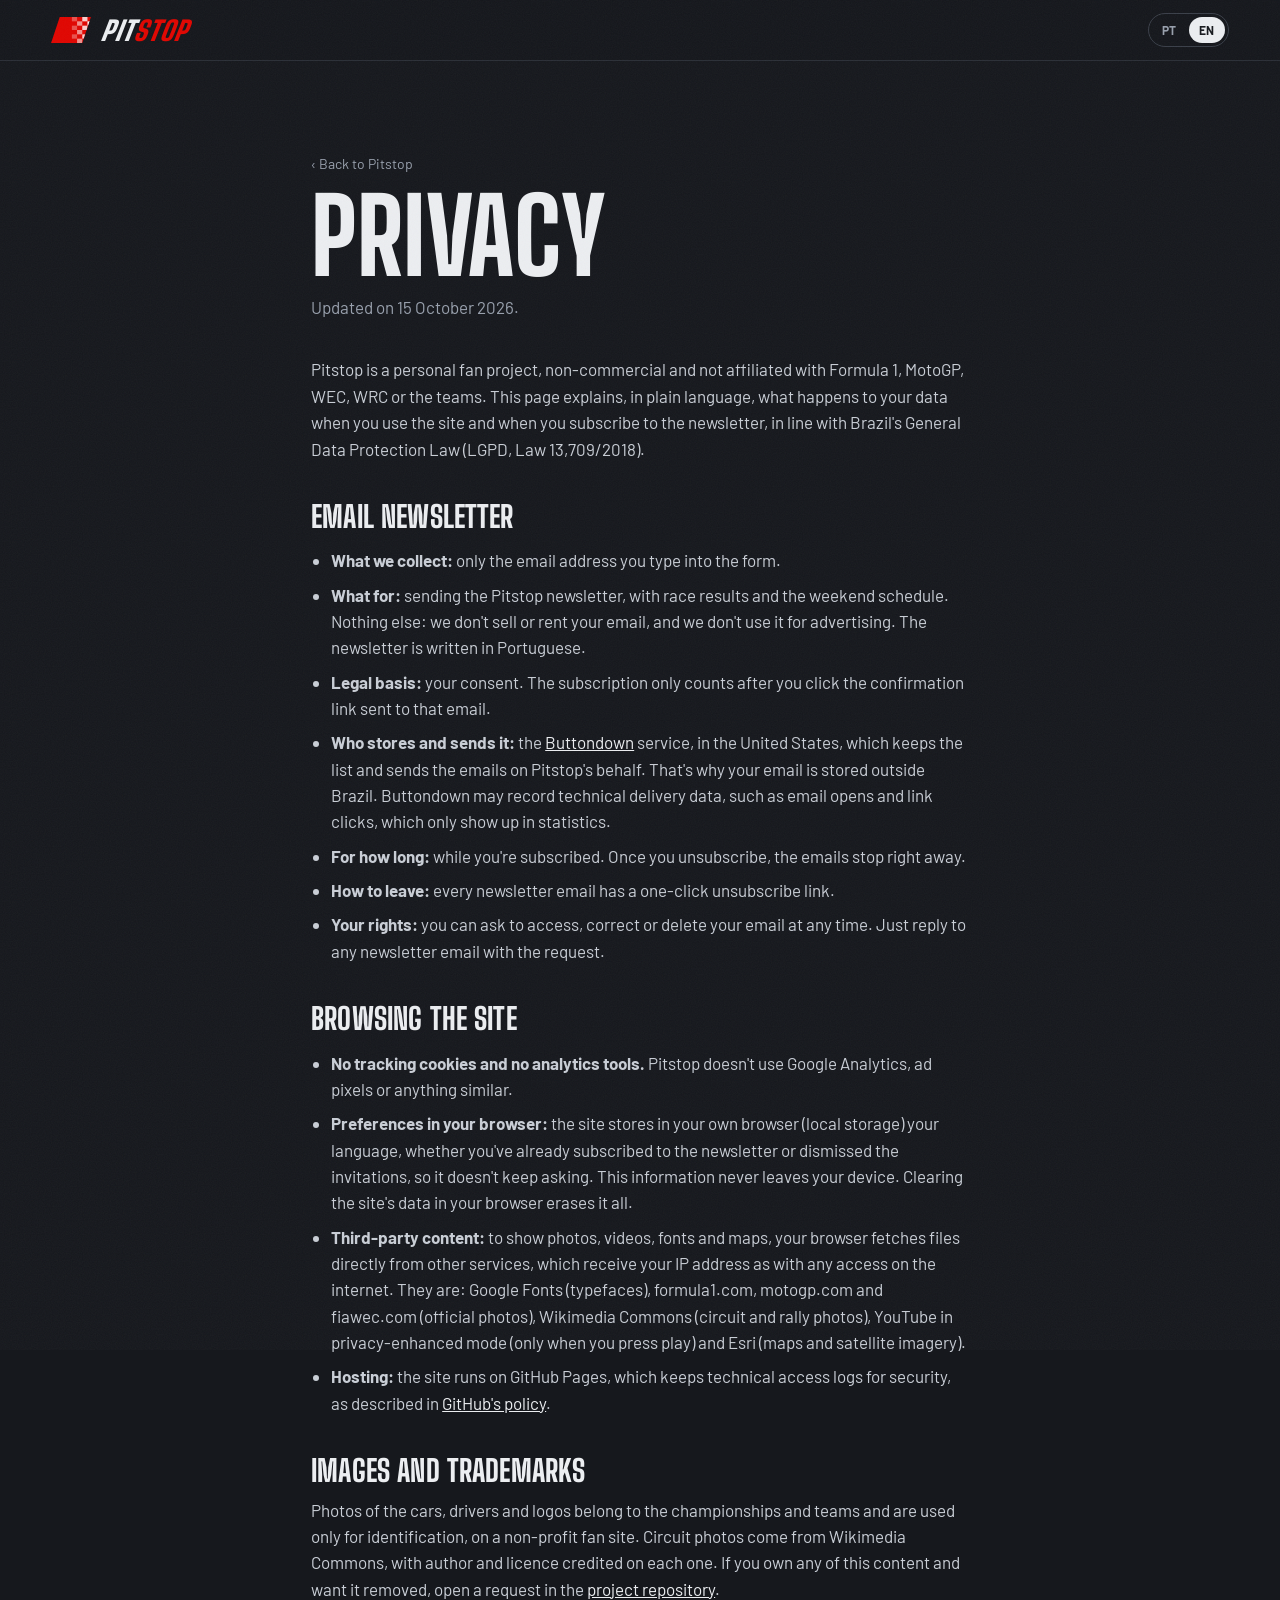
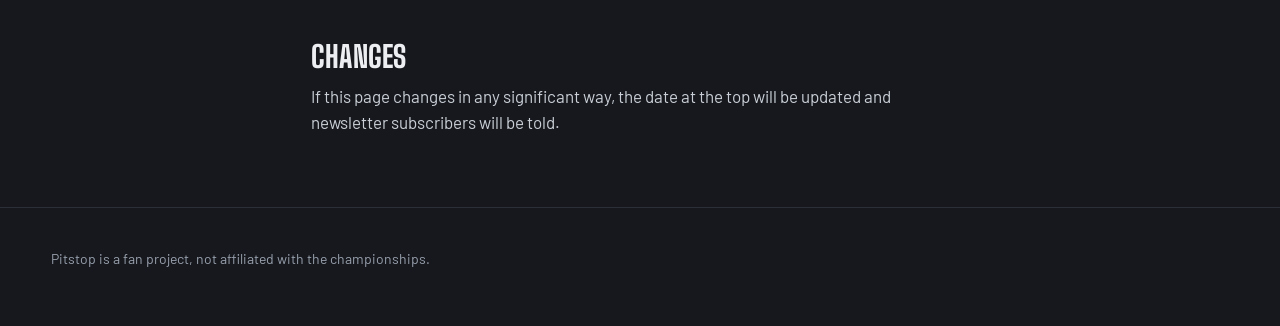
<file: privacidade.html>
<!doctype html>
<html lang="pt-BR">
<head>
  <meta charset="utf-8">
  <meta name="viewport" content="width=device-width, initial-scale=1">
  <title data-i18n="pv.title">Privacidade · Pitstop</title>
  <meta name="description" data-i18n-content="pv.description" content="Como o Pitstop trata o seu e-mail e os dados de navegação.">
  <meta name="theme-color" content="#16181d">
  <link rel="icon" href="favicon.svg" type="image/svg+xml">
  <link rel="preconnect" href="https://fonts.googleapis.com">
  <link rel="preconnect" href="https://fonts.gstatic.com" crossorigin>
  <link href="https://fonts.googleapis.com/css2?family=Barlow:wght@400;500;600;700&family=Big+Shoulders+Display:wght@800;900&display=swap" rel="stylesheet">
  <link rel="stylesheet" href="styles.css?v=20261126a">
  <script src="i18n.js?v=20261126a"></script>
  <style>
    .doc { max-width: 760px; margin: 0 auto; padding: clamp(40px, 7vw, 88px) var(--gutter) 72px; }
    .doc h1 { font-size: clamp(56px, 9vw, 104px); text-transform: uppercase; margin: 12px 0 8px; }
    .doc .updated { color: var(--mute); margin-bottom: 36px; }
    .doc h2 { font-size: 30px; text-transform: uppercase; margin: 40px 0 12px; }
    .doc p, .doc li { color: #c9ced6; max-width: 68ch; }
    .doc p + p { margin-top: 12px; }
    .doc ul { padding-left: 20px; display: grid; gap: 8px; }
    .doc a { color: var(--chalk); }
    .doc .back { color: var(--mute); text-decoration: none; font-size: 14px; }
    .doc .back:hover { color: var(--chalk); }
  </style>
</head>
<body>
  <header class="topbar">
    <div class="topbar-row">
      <a class="brand" href="./" aria-label="Pitstop, página inicial" data-i18n-aria-label="brand"><svg class="logo-mark" viewBox="0 0 46 30" aria-hidden="true"><defs><clipPath id="LM"><path d="M10 0H46L36 30H0Z"/></clipPath></defs><path d="M10 0H46L36 30H0Z" fill="#e10600"/><g clip-path="url(#LM)" fill="#fff"><rect x="24" y="0" width="6" height="5" opacity="0.3"/><rect x="36" y="0" width="6" height="5" opacity="0.8"/><rect x="30" y="5" width="6" height="5" opacity="0.55"/><rect x="42" y="5" width="6" height="5" opacity="1"/><rect x="24" y="10" width="6" height="5" opacity="0.3"/><rect x="36" y="10" width="6" height="5" opacity="0.8"/><rect x="30" y="15" width="6" height="5" opacity="0.55"/><rect x="42" y="15" width="6" height="5" opacity="1"/><rect x="24" y="20" width="6" height="5" opacity="0.3"/><rect x="36" y="20" width="6" height="5" opacity="0.8"/><rect x="30" y="25" width="6" height="5" opacity="0.55"/><rect x="42" y="25" width="6" height="5" opacity="1"/></g></svg><span class="logo-word">Pit<b>stop</b></span></a>
      <div class="lang-switch" role="group" aria-label="Idioma / Language" data-i18n-aria-label="lang"><button type="button" class="lang-btn" data-lang="pt" lang="pt-BR" aria-pressed="true">PT</button><button type="button" class="lang-btn" data-lang="en" lang="en" aria-pressed="false">EN</button></div>
    </div>
  </header>

  <main class="doc">
    <a class="back" href="./" data-i18n="pv.back">‹ Voltar ao Pitstop</a>
    <h1 data-i18n="pv.h1">Privacidade</h1>
    <p class="updated" data-i18n="pv.updated">Atualizado em 15 de outubro de 2026.</p>

    <p data-i18n="pv.intro">O Pitstop é um projeto pessoal de fã, sem fins comerciais e sem vínculo com a Fórmula 1, a MotoGP, o WEC, o WRC ou as equipes. Esta página explica, em linguagem direta, o que acontece com os seus dados quando você usa o site e quando assina o boletim, conforme a Lei Geral de Proteção de Dados (LGPD, Lei 13.709/2018).</p>

    <h2 data-i18n="pv.nl">Boletim por e-mail</h2>
    <ul>
      <li data-i18n-html="pv.nl1"><b>O que coletamos:</b> só o endereço de e-mail que você digita no formulário.</li>
      <li data-i18n-html="pv.nl2"><b>Para quê:</b> mandar o boletim do Pitstop, com o resultado das corridas e a agenda do fim de semana. Nada além disso: não vendemos, não alugamos e não usamos o e-mail para propaganda.</li>
      <li data-i18n-html="pv.nl3"><b>Base legal:</b> o seu consentimento. A inscrição só vale depois que você clica no link de confirmação enviado para o próprio e-mail.</li>
      <li data-i18n-html="pv.nl4"><b>Quem guarda e envia:</b> o serviço <a href="https://buttondown.com/legal/privacy" rel="noopener">Buttondown</a>, nos Estados Unidos, que guarda a lista e faz os envios em nome do Pitstop. Por isso o seu e-mail é armazenado fora do Brasil. O Buttondown pode registrar dados técnicos de entrega, como abertura do e-mail e cliques nos links, que aparecem só em estatísticas.</li>
      <li data-i18n-html="pv.nl5"><b>Por quanto tempo:</b> enquanto você estiver inscrito. Ao cancelar, você deixa de receber na hora.</li>
      <li data-i18n-html="pv.nl6"><b>Como sair:</b> todo e-mail do boletim tem um link de cancelamento que funciona com um clique.</li>
      <li data-i18n-html="pv.nl7"><b>Seus direitos:</b> você pode pedir acesso, correção ou exclusão do seu e-mail a qualquer momento. Basta responder a qualquer e-mail do boletim com o pedido.</li>
    </ul>

    <h2 data-i18n="pv.nav">Navegação no site</h2>
    <ul>
      <li data-i18n-html="pv.nav1"><b>Sem cookies de rastreamento e sem ferramentas de estatística.</b> O Pitstop não usa Google Analytics, pixels de anúncio nem nada parecido.</li>
      <li data-i18n-html="pv.nav2"><b>Preferências no seu navegador:</b> o site guarda no próprio navegador (armazenamento local) o idioma escolhido e se você já assinou o boletim ou dispensou os convites, para não insistir. Essa informação não sai do seu aparelho. Limpar os dados do site no navegador apaga tudo.</li>
      <li data-i18n-html="pv.nav3"><b>Conteúdo de terceiros:</b> para mostrar fotos, vídeos, fontes e mapas, o seu navegador busca arquivos diretamente de outros serviços, que recebem o seu endereço IP como em qualquer acesso na internet. São eles: Google Fonts (letras), formula1.com, motogp.com e fiawec.com (fotos oficiais), Wikimedia Commons (fotos dos circuitos e do rali), YouTube no modo de privacidade aprimorada (só quando você dá o play) e Esri (mapas e imagens de satélite).</li>
      <li data-i18n-html="pv.nav4"><b>Hospedagem:</b> o site fica no GitHub Pages, que mantém registros técnicos de acesso para segurança, conforme a <a href="https://docs.github.com/pt/site-policy/privacy-policies/github-general-privacy-statement" rel="noopener">política do GitHub</a>.</li>
    </ul>

    <h2 data-i18n="pv.img">Imagens e marcas</h2>
    <p data-i18n-html="pv.img1">Fotos dos carros, pilotos e logotipos pertencem aos campeonatos e às equipes e são usadas apenas para identificação, num site de fã sem fins lucrativos. As fotos dos circuitos vêm da Wikimedia Commons, com autor e licença indicados em cada uma. Se você é titular de algum conteúdo e quer que ele seja retirado, abra um pedido no <a href="https://github.com/WagnerSariolli/pitstop/issues" rel="noopener">repositório do projeto</a>.</p>

    <h2 data-i18n="pv.changes">Mudanças</h2>
    <p data-i18n="pv.changes1">Se esta página mudar de forma importante, a data no topo será atualizada e os assinantes do boletim serão avisados.</p>
  </main>

  <footer class="footer">
    <p data-i18n="pv.footer">Pitstop é um projeto de fã, sem vínculo com os campeonatos.</p>
  </footer>
  <script>I18N.applyStatic();</script>
</body>
</html>
</file>
<file: styles.css>
:root {
  --asphalt: #16181d;
  --pitwall: #1f2228;
  --kerb: #2b2f37;
  --line: #3a3f49;
  --chalk: #eceef1;
  --mute: #98a0ad;
  --amber: #ffc21a;          /* bandeira amarela: só para "próxima corrida" */
  --team: #00d7b6;           /* trocado via JS pela cor da equipe selecionada */
  --series: #e10600;         /* cor do campeonato atual */
  --display: "Big Shoulders Display", "Arial Narrow", sans-serif;
  --body: "Barlow", system-ui, sans-serif;
  --gutter: clamp(16px, 4vw, 56px);
  --r-sm: 4px;
  --r-lg: 14px;
}

* { box-sizing: border-box; }
html { scroll-behavior: smooth; scroll-padding-top: 140px; }
body {
  margin: 0;
  background: var(--asphalt);
  color: var(--chalk);
  font: 400 17px/1.55 var(--body);
  -webkit-font-smoothing: antialiased;
  overflow-x: hidden;
}
img { display: block; max-width: 100%; }
a { color: inherit; }
button { font: inherit; color: inherit; cursor: pointer; }
:focus-visible { outline: 2px solid var(--team); outline-offset: 3px; }
h1, h2, h3, h4 { margin: 0; font-family: var(--display); font-weight: 800; line-height: .95; letter-spacing: .005em; }
p { margin: 0; }
[hidden] { display: none !important; }

/* ---------- Cabeçalho ---------- */
.topbar {
  position: sticky; top: 0; z-index: 50;
  background: color-mix(in srgb, var(--asphalt) 86%, transparent);
  backdrop-filter: blur(14px);
  border-bottom: 1px solid var(--kerb);
}
.topbar-row { display: flex; align-items: center; gap: 28px; padding: 10px var(--gutter); min-height: 60px; }
.brand { display: inline-flex; align-items: center; gap: 10px; text-decoration: none; }
.logo-mark { width: 40px; height: 26px; flex: none; }
.logo-word { font: 900 27px/1 var(--display); letter-spacing: .04em; text-transform: uppercase; font-style: italic; transform: skewX(-8deg); }
.logo-word b, .wordmark b { font-weight: inherit; color: #e10600; }
.brand:hover .logo-mark rect { animation: chk .5s steps(2) 2; }
@keyframes chk { 50% { opacity: .15; } }
.cat-nav { display: flex; gap: 4px; margin-right: auto; }
.cat { position: relative; }
.cat-btn {
  display: flex; align-items: center; gap: 6px; padding: 8px 12px; border: 0; border-radius: 8px;
  background: none; color: var(--mute); font-weight: 600; font-size: 15px; transition: color .15s, background .15s;
}
.cat-btn svg { width: 12px; height: 12px; transition: transform .2s; }
.cat-btn .short { display: none; }
.cat-btn:hover, .cat.open .cat-btn { color: var(--chalk); background: var(--pitwall); }
.cat.is-active .cat-btn { color: var(--chalk); }
.cat.is-active .cat-btn::after { content: ""; position: absolute; left: 12px; right: 12px; bottom: -11px; height: 3px; background: var(--series); }
.cat.open .cat-btn svg { transform: rotate(180deg); }
.cat-panel {
  display: none; position: absolute; top: calc(100% + 8px); left: 0; width: 340px; z-index: 60;
  padding: 14px; border-radius: var(--r-lg); background: var(--pitwall); border: 1px solid var(--line);
  box-shadow: 0 24px 48px rgba(0,0,0,.5);
}
.cat.open .cat-panel { display: grid; gap: 4px; animation: panelIn .18s ease-out; }
@keyframes panelIn { from { opacity: 0; transform: translateY(-6px); } }
.cat-panel p { color: var(--mute); font-size: 14px; padding: 2px 8px 10px; }
.cat-panel a {
  --c: #888;
  display: grid; grid-template-columns: 10px 1fr; gap: 12px; align-items: center;
  padding: 10px 8px; border-radius: 10px; text-decoration: none;
}
.cat-panel a i { width: 10px; height: 10px; border-radius: 50%; background: var(--c); }
.cat-panel a b { display: block; font: 800 22px/1.05 var(--display); text-transform: uppercase; }
.cat-panel a small { color: var(--mute); font-size: 13px; }
.cat-panel a:hover, .cat-panel a[aria-current] { background: color-mix(in srgb, var(--c) 14%, transparent); }

.next-pill {
  font-size: 14px; color: var(--chalk); white-space: nowrap;
  padding: 6px 12px; border-radius: 999px; border: 1px solid var(--line);
  display: flex; gap: 8px; align-items: center;
}
.next-pill b { color: var(--amber); font-variant-numeric: tabular-nums; font-weight: 600; }
.next-pill::before { content: ""; width: 8px; height: 8px; border-radius: 50%; background: var(--amber); }
.next-pill.off { color: var(--mute); }
.next-pill.off::before { background: var(--mute); }

/* chave de idioma: PT / EN */
.lang-switch {
  display: inline-flex; align-items: center; gap: 2px; padding: 3px; margin-left: -16px;
  border: 1px solid var(--line); border-radius: 999px;
}
.lang-btn {
  border: 0; background: none; padding: 4px 10px; border-radius: 999px;
  font-size: 12px; font-weight: 700; letter-spacing: .04em; color: var(--mute);
  transition: background-color .2s, color .2s;
}
.lang-btn[aria-pressed="true"] { background: var(--chalk); color: var(--asphalt); }
.lang-btn:hover:not([aria-pressed="true"]) { color: var(--chalk); }
.brand + .lang-switch { margin-left: auto; }   /* páginas sem menu (privacidade, 404) */

.subbar {
  display: flex; align-items: center; gap: 24px; padding: 0 var(--gutter);
  border-top: 1px solid var(--kerb); min-height: 46px;
}
.crumb { display: flex; align-items: baseline; gap: 8px; white-space: nowrap; font-size: 14px; }
.crumb a { color: var(--mute); text-decoration: none; }
.crumb a:hover { color: var(--chalk); }
.crumb span { color: var(--line); }
.crumb b { font: 800 20px/1 var(--display); text-transform: uppercase; color: var(--chalk); }
.crumb b::before { content: ""; display: inline-block; width: 8px; height: 8px; border-radius: 50%; background: var(--series); margin-right: 8px; vertical-align: 3px; }
.crumb small { color: var(--mute); }
.section-nav { display: flex; gap: 4px; margin-left: auto; overflow-x: auto; scrollbar-width: none; }
.section-nav::-webkit-scrollbar { display: none; }
.section-nav a {
  flex: none; padding: 12px 10px; text-decoration: none; color: var(--mute); font-weight: 500; font-size: 14px;
  border-bottom: 2px solid transparent; transition: color .15s, border-color .15s;
}
.section-nav a:hover { color: var(--chalk); }
.section-nav a.active { color: var(--chalk); border-bottom-color: var(--series); }

/* ---------- Seções ---------- */
section { padding: clamp(64px, 9vw, 120px) var(--gutter); }
.section-head { display: grid; gap: 12px; max-width: 760px; margin-bottom: 40px; }
.section-head h2 { font-size: clamp(48px, 7vw, 96px); text-transform: uppercase; }
.section-head p { color: var(--mute); max-width: 62ch; }

.panel {
  background: var(--pitwall);
  border: 1px solid var(--kerb);
  border-radius: var(--r-lg);
  padding: 24px;
}
.panel h4 { font-size: 28px; text-transform: uppercase; margin-bottom: 6px; }
.panel-sub { color: var(--mute); font-size: 14px; margin-bottom: 20px; }

.btn {
  display: inline-flex; align-items: center; padding: 14px 22px; border-radius: var(--r-sm);
  font-weight: 600; text-decoration: none; font-size: 16px; transition: background .15s, color .15s;
}
.btn-solid { background: var(--team); color: var(--on-team, #0b0d10); }
.btn-solid:hover { background: var(--chalk); color: #0b0d10; }
.btn-ghost { border: 1px solid var(--line); background: color-mix(in srgb, var(--asphalt) 50%, transparent); }
.btn-ghost:hover { border-color: var(--chalk); }

/* ======================================================================
   LOBBY
   ====================================================================== */
.lobby-hero {
  position: relative; min-height: calc(100svh - 61px - 50px); overflow: hidden; isolation: isolate;
  display: flex; flex-direction: column; justify-content: center; gap: 28px;
  padding-top: 48px; padding-bottom: 72px;
  background:
    radial-gradient(50% 60% at 50% 30%, rgba(255,255,255,.05), transparent 70%),
    linear-gradient(180deg, var(--asphalt), #0f1114);
}
/* faixa do pit lane no rodapé do banner */
.lobby-hero::after {
  content: ""; position: absolute; left: 0; right: 0; bottom: 28px; height: 6px; z-index: -1;
  background: repeating-linear-gradient(90deg, rgba(255,255,255,.18) 0 48px, transparent 48px 80px);
}
.lobby-hero > :not(.grid-slots, .fx-contours) { max-width: 46%; }
/* grid de largada: posições alternadas, como no asfalto */
.grid-slots {
  position: absolute; right: var(--gutter); top: 50%; translate: 0 -50%; width: 50%;
  display: grid; grid-template-columns: 1fr 1fr; gap: 18px 28px;
}
.slot {
  --c: #fff;
  position: relative; display: grid; gap: 10px; padding: 16px 16px 14px; text-decoration: none;
  border: 2px solid rgba(255,255,255,.55); border-bottom: 0; border-radius: 4px 4px 0 0;
  background: linear-gradient(180deg, color-mix(in srgb, var(--c) 14%, transparent), transparent 75%);
  transition: background .2s, border-color .2s;
}
.slot:nth-child(even) { translate: 0 46%; }
.slot:hover { border-color: var(--c); background: linear-gradient(180deg, color-mix(in srgb, var(--c) 26%, transparent), transparent 80%); }
.slot-pos { position: absolute; top: -14px; left: 12px; padding: 0 8px; background: #121418; font: 900 22px/1 var(--display); }
.slot img { width: 100%; height: clamp(70px, 8vw, 130px); object-fit: contain; filter: drop-shadow(0 12px 12px rgba(0,0,0,.6)); transition: transform .4s cubic-bezier(.2,.7,.2,1); }
.slot:hover img { transform: translateX(4%); }
.slot-label { font-size: 13px; color: var(--mute); }
.slot-label b { display: block; font: 800 22px/1 var(--display); color: var(--chalk); text-transform: uppercase; }
.wordmark {
  display: flex; align-items: center; gap: .14em;
  font-size: clamp(56px, 9.4vw, 190px); font-weight: 900; line-height: .78; text-transform: uppercase;
  letter-spacing: .01em;
}
.wordmark span { display: inline-block; transform: skewX(-8deg); }
.wordmark .logo-mark { width: .9em; height: auto; }
.lobby-lede { font-size: clamp(18px, 1.6vw, 22px); max-width: 52ch; color: #c9ced6; }
.lobby-stats { display: flex; flex-wrap: wrap; gap: 16px 40px; margin: 0; }
.lobby-stats div { border-left: 3px solid var(--line); padding-left: 12px; }
.lobby-stats dt { color: var(--mute); font-size: 14px; }
.lobby-stats dd { margin: 0; font: 800 44px/1 var(--display); font-variant-numeric: tabular-nums; }
.lobby-stats small { display: block; color: var(--mute); font-size: 13px; margin-top: 4px; }
.lobby-stats div:last-child dd { color: var(--amber); }
.lobby-cta { --team: var(--chalk); --on-team: #0b0d10; align-self: flex-start; display: flex; flex-wrap: wrap; gap: 10px; }

.lobby-series { padding-top: 24px; }
.cat-block + .cat-block { margin-top: 56px; }
.cat-block header { display: flex; align-items: baseline; gap: 20px; flex-wrap: wrap; margin-bottom: 18px; padding-bottom: 12px; border-bottom: 1px solid var(--kerb); }
.cat-block h3 { font-size: clamp(32px, 4vw, 48px); text-transform: uppercase; }
.cat-block header p { color: var(--mute); }

/* cartão de campeonato (lobby e "outros campeonatos") */
.series-cards { display: grid; grid-template-columns: repeat(auto-fill, minmax(min(100%, 380px), 1fr)); gap: 16px; }
.series-card {
  --c: #888;
  display: grid; grid-template-rows: auto 1fr; text-decoration: none; overflow: hidden;
  border-radius: var(--r-lg); background: var(--pitwall); border: 1px solid var(--kerb); border-top: 4px solid var(--c);
  transition: border-color .2s, transform .2s;
}
.series-card:hover { border-color: var(--c); }
.sc-media {
  height: 220px; display: flex; align-items: center; justify-content: center; padding: 20px; overflow: hidden;
  background: radial-gradient(60% 70% at 50% 60%, color-mix(in srgb, var(--c) 30%, transparent), transparent 70%), #121418;
}
.sc-media img { max-width: 100%; max-height: 100%; width: auto; height: auto; filter: drop-shadow(0 16px 16px rgba(0,0,0,.5)); transition: transform .4s cubic-bezier(.2,.7,.2,1); }
.series-card:hover .sc-media img { transform: translateX(3%); }
.series-card.is-tall:hover .sc-media img { transform: translateY(-3%); }
.sc-body { display: grid; gap: 12px; align-content: start; padding: 20px 22px 22px; }
.sc-body h4 { font-size: 40px; text-transform: uppercase; }
.sc-body h4 small { font: 600 15px var(--body); color: var(--mute); text-transform: none; }
.sc-status { color: #c9ced6; }
.sc-leader { display: flex; align-items: center; gap: 12px; padding: 10px 12px; border-radius: 10px; background: var(--asphalt); }
.sc-leader img { width: 52px; height: 52px; object-fit: cover; object-position: top; border-radius: 50%; background: color-mix(in srgb, var(--c) 35%, var(--kerb)); }
.sc-leader small { display: block; color: var(--mute); font-size: 12px; }
.sc-leader b { font: 800 22px/1.05 var(--display); text-transform: uppercase; }
.sc-leader em { font-style: normal; color: var(--mute); font-size: 14px; margin-left: 8px; }
.sc-next { font-size: 14px; color: var(--mute); }
.sc-next b { color: var(--chalk); font-weight: 600; }
.sc-cta { justify-self: start; font-weight: 600; border-bottom: 2px solid var(--c); padding-bottom: 2px; }

/* agenda */
.agenda-list { list-style: none; margin: 0; padding: 0; display: grid; gap: 8px; max-width: 980px; }
.agenda-list li {
  --c: #888;
  position: relative; display: grid; grid-template-columns: 64px 96px 1fr auto; gap: 18px; align-items: center;
  padding: 12px 18px; border-radius: 12px; background: var(--pitwall); border: 1px solid var(--kerb);
  transition: border-color .2s;
}
.agenda-list li:hover { border-color: var(--c); }
.agenda-list time { display: grid; justify-items: center; color: var(--mute); font-size: 13px; text-transform: uppercase; }
.agenda-list time b { font: 900 34px/1 var(--display); color: var(--chalk); }
.ag-series { justify-self: start; padding: 4px 10px; border-radius: 999px; font-size: 13px; font-weight: 700; background: color-mix(in srgb, var(--c) 22%, transparent); color: color-mix(in srgb, var(--c) 45%, #fff); }
.ag-gp b { display: block; font-weight: 600; }
.ag-gp small { color: var(--mute); font-size: 14px; }
.ag-when { color: var(--amber); font-weight: 600; font-variant-numeric: tabular-nums; }
.agenda-list a { position: absolute; inset: 0; border-radius: inherit; }

/* ======================================================================
   PÁGINA DO CAMPEONATO
   ====================================================================== */
.hero {
  position: relative; min-height: calc(100svh - 108px);
  display: grid; grid-template-columns: minmax(0, 1.1fr) minmax(0, .9fr); align-items: end;
  padding-top: 40px; padding-bottom: 0; overflow: hidden; isolation: isolate;
  background:
    radial-gradient(60% 70% at 72% 55%, color-mix(in srgb, var(--team) 30%, transparent), transparent 70%),
    linear-gradient(180deg, var(--asphalt), #101215);
}
.hero-number {
  position: absolute; z-index: -1; right: -2vw; bottom: -6vw;
  font: 900 min(64vw, 820px)/.8 var(--display);
  color: transparent; -webkit-text-stroke: 2px color-mix(in srgb, var(--team) 55%, transparent);
  user-select: none;
  animation: numberIn 1.4s cubic-bezier(.2,.7,.2,1) both;
}
.hero-copy { align-self: center; padding-bottom: 64px; max-width: 660px; }
.hero-kicker { color: var(--team); font-weight: 600; margin-bottom: 18px; }
.hero-name {
  --fit: 190px;
  font-size: min(clamp(56px, 12vw, 190px), var(--fit)); font-weight: 900; text-transform: uppercase; line-height: .82;
  margin-bottom: 28px; white-space: nowrap;
}
.hero-name span { display: block; white-space: normal; font-size: max(.3em, 26px); font-weight: 700; color: var(--mute); line-height: 1.05; margin-bottom: .1em; }
.hero-lede { font-size: 19px; max-width: 46ch; color: #c9ced6; margin-bottom: 28px; }
.hero-stats { display: flex; gap: 36px; margin: 0 0 36px; }
.hero-stats div { border-left: 3px solid var(--team); padding-left: 12px; }
.hero-stats dt { color: var(--mute); font-size: 14px; }
.hero-stats dd { margin: 0; font: 800 44px/1 var(--display); font-variant-numeric: tabular-nums; }
.hero-actions { display: flex; gap: 12px; flex-wrap: wrap; }
.hero-driver {
  justify-self: center; align-self: end;
  height: min(84svh, 900px); width: auto; object-fit: contain; object-position: bottom;
  filter: drop-shadow(0 30px 60px rgba(0,0,0,.6));
  animation: driverIn 1.1s .15s cubic-bezier(.2,.7,.2,1) both;
}
.hero--wide { grid-template-columns: minmax(0, 1fr); align-items: center; }
.hero--wide .hero-copy { padding-bottom: 24px; }
.hero-car {
  position: absolute; z-index: -1; right: -4vw; bottom: 6%;
  width: min(62vw, 1100px); height: auto; filter: drop-shadow(0 30px 40px rgba(0,0,0,.6));
  animation: carDrive 1.2s .1s cubic-bezier(.2,.7,.2,1) both;
}
.hero--wide .hero-number { bottom: auto; top: 4%; }
@keyframes numberIn { from { opacity: 0; transform: translateX(8%); } }
@keyframes driverIn { from { opacity: 0; transform: translateY(40px); } }
@keyframes carDrive { from { opacity: 0; transform: translateX(14%); } }

/* ---------- Garagem ---------- */
.garage {
  /* the speed streaks (.stage::after) reach 10% past the stage on each side and sweep further as a car
     comes in: clipped at the section's edges, or the whole page grew wider and swayed sideways */
  overflow-x: clip;
  background:
    radial-gradient(70% 50% at 50% 38%, color-mix(in srgb, var(--team) 22%, transparent), transparent 70%),
    var(--asphalt);
  transition: background .6s;
}
.team-picker {
  display: flex; gap: 8px; overflow-x: auto; padding-bottom: 8px; margin-bottom: 8px;
  scrollbar-width: thin; scrollbar-color: var(--line) transparent;
}
.team-chip {
  --c: #888;
  flex: none; display: flex; align-items: center; gap: 10px;
  padding: 10px 16px 10px 12px; border-radius: 999px;
  background: var(--pitwall); border: 1px solid var(--kerb);
  font-weight: 600; font-size: 15px; transition: border-color .2s, background .2s;
}
.team-chip i { width: 12px; height: 12px; border-radius: 50%; background: var(--c); }
.team-chip:hover { border-color: var(--line); }
.team-chip[aria-selected="true"] { border-color: var(--c); background: color-mix(in srgb, var(--c) 16%, var(--pitwall)); }

.stage { position: relative; display: grid; place-items: center; padding: 24px 0 8px; }
.stage-ghost {
  position: absolute; inset: 0; display: grid; place-items: center;
  font: 900 clamp(110px, 22vw, 360px)/1 var(--display); text-transform: uppercase;
  color: color-mix(in srgb, var(--team) 12%, transparent);
  white-space: nowrap; pointer-events: none; user-select: none; overflow: hidden;
}
.stage-media { position: relative; z-index: 2; width: 100%; height: clamp(240px, 36vw, 540px); display: flex; align-items: center; justify-content: center; }

.stage-car {
  max-width: min(calc(100% - 136px), 1500px); max-height: 100%; width: auto; height: auto;
  filter: drop-shadow(0 26px 22px rgba(0,0,0,.55));
}
.stage-floor {
  position: absolute; z-index: 1; bottom: 4%; left: 10%; right: 10%; height: 30px;
  background: radial-gradient(50% 50% at 50% 50%, rgba(0,0,0,.7), transparent 70%);
}
.stage-arrow {
  position: absolute; z-index: 3; top: 50%; translate: 0 -50%;
  width: 52px; height: 52px; border-radius: 50%;
  border: 1px solid var(--line); background: color-mix(in srgb, var(--asphalt) 70%, transparent);
  font-size: 30px; line-height: 1; display: grid; place-items: center;
}
.stage-arrow:hover { border-color: var(--team); }
.stage-arrow.prev { left: 0; }
.stage-arrow.next { right: 0; }

.view-bar { display: grid; justify-items: center; gap: 10px; margin-bottom: 8px; }
.view-switch { display: inline-flex; flex-wrap: wrap; justify-content: center; gap: 4px; padding: 4px; border-radius: 999px; background: var(--pitwall); border: 1px solid var(--kerb); }
.view-switch button { border: 0; background: none; padding: 8px 16px; border-radius: 999px; font-weight: 600; font-size: 14px; color: var(--mute); }
.view-switch button:hover { color: var(--chalk); }
.view-switch button[aria-pressed="true"] { background: var(--team); color: var(--on-team, #0b0d10); }
.view-note { font-size: 13px; color: var(--mute); }
.view-row { display: flex; flex-wrap: wrap; align-items: center; justify-content: center; gap: 10px; }
.engine-btn {
  display: inline-flex; align-items: center; gap: 10px; padding: 10px 18px 10px 12px; border-radius: 999px;
  border: 1px solid var(--team); background: color-mix(in srgb, var(--team) 14%, var(--pitwall)); font-weight: 600; font-size: 14px;
}
.engine-btn > span[aria-hidden="true"] { width: 22px; height: 22px; border-radius: 50%; background: var(--team); position: relative; }
.engine-btn > span[aria-hidden="true"]::after { content: ""; position: absolute; left: 8px; top: 6px; border-left: 8px solid var(--on-team, #0b0d10); border-top: 5px solid transparent; border-bottom: 5px solid transparent; }
.engine-btn:hover { background: color-mix(in srgb, var(--team) 26%, var(--pitwall)); }

/* galeria do veículo */
.gallery { margin: 28px 0 8px; }
.gallery-head { display: flex; align-items: center; gap: 16px; flex-wrap: wrap; margin-bottom: 14px; }
.gallery-head h4 { font-size: 28px; text-transform: uppercase; }
.gallery-tabs { display: inline-flex; gap: 4px; padding: 4px; border-radius: 999px; background: var(--pitwall); border: 1px solid var(--kerb); }
.gallery-tabs button { border: 0; background: none; padding: 6px 14px; border-radius: 999px; font-size: 14px; font-weight: 600; color: var(--mute); }
.gallery-tabs button[aria-selected="true"] { background: var(--chalk); color: var(--asphalt); }
.gallery-strip {
  display: grid; grid-auto-flow: column; grid-auto-columns: minmax(240px, 280px); gap: 12px;
  overflow-x: auto; padding-bottom: 10px; scroll-snap-type: x proximity;
  scrollbar-width: thin; scrollbar-color: var(--line) transparent;
}
.g-tile { display: grid; gap: 8px; align-content: start; padding: 0; border: 0; background: none; text-align: left; scroll-snap-align: start; }
.g-thumb { position: relative; display: block; aspect-ratio: 16 / 9; overflow: hidden; border-radius: 10px; background: var(--pitwall); }
.g-thumb img { width: 100%; height: 100%; object-fit: cover; transition: transform .4s cubic-bezier(.2,.7,.2,1); }
.g-tile:hover .g-thumb img { transform: scale(1.05); }
.g-tile:focus-visible { outline: none; }
.g-tile:focus-visible .g-thumb { outline: 2px solid var(--team); outline-offset: 2px; }
.g-play {
  position: absolute; left: 50%; top: 50%; translate: -50% -50%; width: 48px; height: 48px; border-radius: 50%;
  background: rgba(10,11,13,.72); border: 2px solid rgba(255,255,255,.85);
}
.g-play::after { content: ""; position: absolute; left: 18px; top: 13px; border-left: 15px solid #fff; border-top: 9px solid transparent; border-bottom: 9px solid transparent; }
.g-badge { position: absolute; left: 8px; top: 8px; padding: 2px 8px; border-radius: 999px; font-size: 12px; font-weight: 700; background: var(--team); color: var(--on-team, #0b0d10); }
.g-cap b { display: -webkit-box; -webkit-line-clamp: 2; -webkit-box-orient: vertical; overflow: hidden; font-weight: 600; font-size: 15px; line-height: 1.3; }
.g-cap small { display: block; margin-top: 2px; color: var(--mute); font-size: 13px; white-space: nowrap; overflow: hidden; text-overflow: ellipsis; }
.gallery-note { font-size: 13px; color: var(--mute); margin-top: 4px; }

/* janela da galeria */
.media-modal {
  width: min(1180px, calc(100% - 32px)); max-height: calc(100svh - 32px); padding: 56px 72px 20px; border: 0; border-radius: 18px;
  background: #0d0e11; color: var(--chalk); overflow: visible;
}
.media-modal::backdrop { background: rgba(5,6,8,.88); backdrop-filter: blur(4px); }
.media-modal[open] { animation: modalIn .3s cubic-bezier(.2,.8,.2,1); }
.mm-stage { display: grid; place-items: center; }
.mm-video { width: 100%; aspect-ratio: 16 / 9; border-radius: 10px; overflow: hidden; background: #000; }
.mm-stage iframe { display: block; width: 100%; height: 100%; border: 0; }
.mm-blocked {
  width: 100%; aspect-ratio: 16 / 9; position: relative; display: grid; align-items: end; border-radius: 10px; overflow: hidden; background: #000;
}
.mm-blocked img { position: absolute; inset: 0; width: 100%; height: 100%; object-fit: cover; opacity: .35; }
.mm-blocked div { position: relative; padding: clamp(20px, 4vw, 40px); display: grid; gap: 10px; justify-items: start; }
.mm-blocked b { font: 800 clamp(24px, 3vw, 36px)/1.05 var(--display); text-transform: uppercase; }
.mm-blocked p { color: #c9ced6; }
.mm-blocked .btn { --team: #ff0033; --on-team: #fff; }
.g-ext { position: absolute; right: 8px; bottom: 8px; padding: 2px 8px; border-radius: 999px; font-size: 12px; font-weight: 700; background: rgba(10,11,13,.82); color: #fff; }
.g-tile.is-ext { text-decoration: none; }
.g-tile.is-ext .g-play { opacity: .6; }
.mm-stage img { max-width: 100%; max-height: calc(100svh - 200px); border-radius: 10px; }
.mm-caption { margin-top: 12px; font-size: 15px; }
.mm-caption span, .mm-caption a { color: var(--mute); }
.mm-nav {
  position: absolute; top: 50%; translate: 0 -50%; width: 48px; height: 48px; border-radius: 50%;
  border: 1px solid var(--line); background: var(--pitwall); font-size: 28px; line-height: 1;
}
.mm-nav.prev { left: 12px; }
.mm-nav.next { right: 12px; }

.garage-info { margin-top: 24px; }
.car-title { display: flex; align-items: center; gap: 20px; margin-bottom: 14px; }
.team-logo { width: 56px; height: 56px; object-fit: contain; }
.car-title h3 { font-size: clamp(48px, 7vw, 92px); text-transform: uppercase; color: var(--team); transition: color .4s; }
.car-title p { color: var(--mute); font-weight: 500; }
.car-rank { margin-left: auto; text-align: right; }
.car-rank span { display: block; font: 900 56px/1 var(--display); }
.car-rank small { color: var(--mute); font-size: 15px; }
.car-note { max-width: 70ch; color: #c9ced6; margin-bottom: 28px; }

.garage-grid { display: grid; grid-template-columns: 1.1fr 1fr .8fr; gap: 16px; }

.ratings { display: grid; gap: 16px; }
.rating-row { display: grid; grid-template-columns: 1fr auto; gap: 6px 12px; align-items: baseline; }
.rating-row span { font-weight: 500; }
.rating-row strong { font: 800 26px/1 var(--display); font-variant-numeric: tabular-nums; }
.bar { grid-column: 1 / -1; display: grid; grid-template-columns: repeat(20, 1fr); gap: 3px; }
.bar i { height: 10px; border-radius: 1px; background: var(--kerb); transition: background .25s calc(var(--k, 0) * 22ms); }
.bar i.on { background: var(--team); }
.overall {
  margin-top: 24px; padding-top: 18px; border-top: 1px solid var(--kerb);
  display: flex; justify-content: space-between; align-items: baseline;
}
.overall span { font-weight: 600; }
.overall strong { font: 900 64px/1 var(--display); color: var(--team); }

.specs { margin: 0; display: grid; }
.specs div { display: grid; grid-template-columns: 1fr 1.2fr; gap: 12px; padding: 9px 0; border-bottom: 1px solid var(--kerb); font-size: 15px; }
.specs div:last-child { border-bottom: 0; }
.specs dt { color: var(--mute); }
.specs dd { margin: 0; font-weight: 600; }
.specs .team-spec dd { color: var(--team); }

.team-drivers { display: grid; gap: 12px; }
.mini-driver {
  display: grid; grid-template-columns: 72px 1fr; align-items: end; gap: 12px;
  background: var(--kerb); border: 0; border-radius: 10px; overflow: hidden; text-align: left; padding: 0 12px 0 0;
}
.mini-driver img { width: 72px; height: 92px; object-fit: cover; object-position: top; }
.mini-driver div { padding-bottom: 12px; }
.mini-driver b { display: block; font: 800 24px/1 var(--display); text-transform: uppercase; }
.mini-driver small { color: var(--mute); font-size: 14px; }
.mini-driver:hover { outline: 1px solid var(--team); }

/* ---------- Pilotos ---------- */
.driver-grid { --card-w: 86%; --card-top: 8%; display: grid; grid-template-columns: repeat(auto-fill, minmax(230px, 1fr)); gap: 14px; }
.driver-card {
  --c: #888;
  position: relative; aspect-ratio: 3 / 4; overflow: hidden; border-radius: var(--r-lg);
  border: 0; padding: 0; text-align: left;
  background:
    linear-gradient(180deg, transparent 45%, rgba(10,11,13,.92) 100%),
    linear-gradient(160deg, color-mix(in srgb, var(--c) 70%, #000) 0%, color-mix(in srgb, var(--c) 18%, var(--pitwall)) 70%);
  isolation: isolate;
}
.driver-card .num {
  position: absolute; z-index: -1; top: 6px; right: 12px;
  font: 900 150px/1 var(--display); color: rgba(255,255,255,.14);
}
.driver-card > img {
  position: absolute; z-index: -1; left: 50%; top: var(--card-top); translate: -50% 0;
  width: var(--card-w); max-width: none; height: auto; transition: transform .4s cubic-bezier(.2,.7,.2,1);
}
.driver-card:hover > img, .driver-card:hover .multi { transform: scale(1.04); }
/* tripulação (WEC): até três pilotos lado a lado */
.driver-card .multi {
  position: absolute; z-index: -1; left: 0; right: 0; top: var(--card-top); height: 80%;
  display: flex; justify-content: center; transition: transform .4s cubic-bezier(.2,.7,.2,1);
}
.driver-card .multi img { width: var(--card-w); height: auto; max-width: none; margin-inline: -16%; align-self: flex-start; }
.driver-card .multi img:nth-child(2) { margin-top: 6%; }
.driver-card .meta { position: absolute; left: 16px; right: 16px; bottom: 14px; }
.driver-card .pos { display: block; font-size: 13px; color: rgba(255,255,255,.72); font-weight: 500; margin-bottom: 4px; }
.driver-card .pos b { display: inline-block; background: var(--chalk); color: var(--asphalt); border-radius: 3px; padding: 0 5px; margin-right: 4px; font-weight: 700; }
.driver-card h3 { font-size: clamp(26px, 2.4vw, 34px); text-transform: uppercase; overflow-wrap: anywhere; }
.driver-card h3 small { display: block; font-size: 18px; font-weight: 600; color: rgba(255,255,255,.75); }
.driver-card.crew h3 small { font-size: 15px; text-transform: none; }
.driver-card:focus-visible { outline-color: var(--c); }

/* Modal */
.driver-modal {
  --c: #888;
  width: min(980px, calc(100% - 32px)); max-height: calc(100svh - 32px);
  padding: 0; border: 0; border-radius: 18px; color: var(--chalk);
  background:
    radial-gradient(70% 80% at 25% 60%, color-mix(in srgb, var(--c) 40%, transparent), transparent 70%),
    var(--pitwall);
  overflow: auto;
}
.driver-modal::backdrop { background: rgba(5,6,8,.75); backdrop-filter: blur(4px); }
.driver-modal[open] { animation: modalIn .35s cubic-bezier(.2,.8,.2,1); }
@keyframes modalIn { from { opacity: 0; transform: translateY(24px); } }
.modal-close {
  position: absolute; top: 12px; right: 12px; z-index: 2; width: 40px; height: 40px; border-radius: 50%;
  border: 1px solid var(--line); background: var(--asphalt); font-size: 24px; line-height: 1;
}
.modal-body { display: grid; grid-template-columns: 300px 1fr; gap: 24px; }
.modal-body .full { height: 560px; width: auto; max-width: 100%; object-fit: contain; object-position: bottom; justify-self: center; align-self: end; margin-top: 24px; }
.modal-body.crew { grid-template-columns: 420px 1fr; }
.modal-body .full.multi { display: flex; align-items: flex-end; justify-content: center; width: 100%; height: auto; min-height: 420px; overflow: hidden; padding-top: 24px; }
.modal-body .full.multi img { width: 46%; height: auto; max-width: none; margin-inline: -7%; }
.modal-body .full.multi img:nth-child(2) { width: 52%; z-index: 1; }
.modal-info { padding: 40px 32px 32px 0; }
.modal-info .big-num { font: 900 96px/.8 var(--display); color: var(--c); }
.modal-info h2 { font-size: clamp(44px, 6vw, 80px); text-transform: uppercase; margin: 8px 0 4px; overflow-wrap: anywhere; }
.modal-info h2 small { display: block; font-size: max(.38em, 22px); font-weight: 700; color: var(--mute); text-transform: none; }
.modal-info .team-line { color: var(--mute); margin-bottom: 20px; }
.modal-info .bio { max-width: 52ch; margin-bottom: 24px; }
.modal-stats { --n: 3; display: grid; grid-template-columns: repeat(var(--n), 1fr); gap: 1px; background: var(--kerb); border-radius: 10px; overflow: hidden; margin-bottom: 20px; }
.modal-stats div { background: var(--asphalt); padding: 14px; }
.modal-stats dt { color: var(--mute); font-size: 13px; }
.modal-stats dd { margin: 0; font: 800 34px/1.1 var(--display); }
.modal-facts { margin: 0; display: grid; grid-template-columns: 1fr 1fr; gap: 10px 20px; font-size: 15px; }
.modal-facts dt { color: var(--mute); font-size: 13px; }
.modal-facts dd { margin: 0; font-weight: 600; }

/* ---------- Temporada ---------- */
.standings { display: grid; grid-template-columns: 1fr 1fr; gap: 16px; align-items: start; }
.panel-tabs { display: inline-flex; flex-wrap: wrap; background: var(--asphalt); border-radius: 999px; padding: 4px; margin-bottom: 16px; }
.panel-tabs button { border: 0; background: none; padding: 8px 18px; border-radius: 999px; font-weight: 600; color: var(--mute); }
.panel-tabs button[aria-selected="true"] { background: var(--chalk); color: var(--asphalt); }
.table { list-style: none; margin: 0; padding: 0; display: grid; }
.table li {
  --c: #888;
  display: grid; grid-template-columns: 32px 4px 1fr auto; gap: 12px; align-items: center;
  padding: 8px 0; border-bottom: 1px solid var(--kerb);
  position: relative;
}
.table li:last-child { border-bottom: 0; }
.table .p { font: 800 20px var(--display); color: var(--mute); text-align: right; font-variant-numeric: tabular-nums; }
.table .stripe { height: 22px; border-radius: 2px; background: var(--c); }
.table .who b { font-weight: 600; }
.table .who small { display: block; color: var(--mute); font-size: 13px; line-height: 1.2; }
.table .val { font: 800 22px var(--display); font-variant-numeric: tabular-nums; min-width: 52px; text-align: right; }
.table .gap { position: absolute; left: 48px; right: 0; bottom: -1px; height: 1px; }
.table .gap i { display: block; height: 2px; background: var(--c); opacity: .65; }
.table li:first-child .p { color: var(--chalk); }

.calendar { list-style: none; margin: 0; padding: 0; display: grid; gap: 0; }
.calendar li {
  --c: var(--line);
  display: grid; grid-template-columns: 36px 1fr auto; gap: 12px; align-items: center;
  padding: 9px 0; border-bottom: 1px solid var(--kerb); font-size: 15px;
}
.calendar .rnd { font: 800 18px var(--display); color: var(--mute); }
.calendar .gp b { font-weight: 600; }
.calendar .gp small { display: block; color: var(--mute); font-size: 13px; line-height: 1.2; }
.calendar .res { text-align: right; font-size: 14px; }
.calendar .res b { display: block; font-weight: 600; }
.calendar .res b::before { content: ""; display: inline-block; width: 8px; height: 8px; border-radius: 50%; background: var(--c); margin-right: 6px; }
.calendar .res small { color: var(--mute); }
.calendar li.done .gp b { color: var(--mute); }
.calendar li.next { background: color-mix(in srgb, var(--amber) 10%, transparent); border-radius: 8px; padding-inline: 8px; margin-inline: -8px; border-bottom-color: transparent; }
.calendar li.next .rnd, .calendar li.next .res b { color: var(--amber); }
.calendar li.next .res b::before { display: none; }

/* ---------- Regras ---------- */
.rules-grid { display: grid; grid-template-columns: 1.2fr 1fr; gap: 16px; align-items: start; }
.rules-grid.cards-only { grid-template-columns: 1fr; }
.rules-grid.cards-only .rules-explain { grid-template-columns: repeat(auto-fit, minmax(260px, 1fr)); }
.compare { width: 100%; border-collapse: collapse; font-size: 15px; }
.compare th { text-align: left; font: 800 20px var(--display); text-transform: uppercase; color: var(--mute); padding: 0 8px 12px 0; }
.compare th:last-child { color: var(--chalk); }
.compare td { padding: 12px 8px 12px 0; border-top: 1px solid var(--kerb); vertical-align: top; }
.compare td:first-child { color: var(--mute); }
.is-compare .compare td:nth-child(2) { color: #b6bcc6; text-decoration: line-through; text-decoration-color: rgba(255,255,255,.25); }
.compare td:last-child { font-weight: 600; }
.rules-explain { display: grid; gap: 16px; }
.rules-explain article { padding: 24px; border-radius: var(--r-lg); border: 1px solid var(--kerb); }
.rules-explain h3 { font-size: 32px; text-transform: uppercase; margin-bottom: 8px; }
.rules-explain p { color: #c9ced6; }

/* ---------- Curiosidades ---------- */
.fact-list { list-style: none; margin: 0; padding: 0; columns: 3 280px; column-gap: 16px; }
.fact-list li {
  break-inside: avoid; margin-bottom: 16px; padding: 24px;
  background: var(--pitwall); border-radius: var(--r-lg); border: 1px solid var(--kerb);
}
.fact-list b { display: block; font: 900 clamp(44px, 5vw, 68px)/1 var(--display); margin-bottom: 10px; overflow-wrap: anywhere; }
.fact-list p { color: #c9ced6; }

.others { padding-top: 0; }
.others .section-head h2 { font-size: clamp(36px, 5vw, 64px); }

.footer { padding: 40px var(--gutter) 56px; color: var(--mute); font-size: 14px; border-top: 1px solid var(--kerb); }

/* ---------- Responsivo ---------- */
@media (max-width: 1100px) {
  .garage-grid { grid-template-columns: 1fr 1fr; }
  .panel-drivers { grid-column: 1 / -1; }
  .team-drivers { grid-template-columns: 1fr 1fr; }
}
@media (max-width: 1100px) {
  .lobby-hero > :not(.grid-slots, .fx-contours) { max-width: none; }
  .wordmark { font-size: clamp(56px, 15vw, 170px); }
  .grid-slots { position: static; translate: none; width: 100%; order: 9; margin-top: 12px; margin-bottom: 40px; }
}
@media (max-width: 860px) {
  .topbar-row { flex-wrap: wrap; gap: 4px 16px; padding-bottom: 6px; }
  .brand { margin-right: auto; }
  .cat-nav { order: 3; width: calc(100% + 12px); margin-left: -12px; }
  .cat { position: static; }
  .cat-panel { left: var(--gutter); right: var(--gutter); width: auto; top: calc(100% - 2px); }
  .cat.is-active .cat-btn::after { bottom: -7px; }
  .subbar { flex-wrap: wrap; gap: 0; padding-top: 8px; }
  .section-nav { margin-left: -10px; width: calc(100% + 10px); }
  html { scroll-padding-top: 170px; }
  .hero { grid-template-columns: 1fr; min-height: auto; }
  .hero-copy { padding-bottom: 0; }
  .hero-driver { height: 70svh; margin-top: 12px; }
  .hero-number { font-size: 100vw; bottom: 10%; }
  .hero--wide { padding-bottom: 46vw; }
  .hero-car { width: 112vw; right: -12vw; bottom: 2%; }
  .standings, .rules-grid, .garage-grid { grid-template-columns: 1fr; }
  .modal-body, .modal-body.crew { grid-template-columns: 1fr; }
  .modal-body .full { height: 340px; }
  .modal-body .full.multi { height: auto; min-height: 0; max-width: 420px; }
  .modal-info { padding: 0 20px 24px; }
  .stage { padding: 24px 0 64px; }
  .stage-media { height: clamp(200px, 60vw, 380px); }
  .stage-car { max-width: 100%; }
  .stage-ghost { font-size: 30vw; }
  .stage-arrow { width: 40px; height: 40px; font-size: 24px; top: auto; bottom: 0; translate: none; }
  .media-modal { padding: 52px 12px 72px; }
  .mm-nav { top: auto; bottom: 14px; translate: none; width: 44px; height: 44px; }
  .agenda-list li { grid-template-columns: 52px 1fr auto; gap: 12px; }
  .ag-series { grid-column: 2; grid-row: 1; }
  .ag-gp { grid-column: 2; grid-row: 2; }
  .agenda-list time { grid-row: span 2; }
  .ag-when { grid-row: span 2; }
}
@media (max-width: 560px) {
  body { font-size: 16px; }
  .next-pill span { display: none; }
  .cat-btn { padding: 8px 10px; }
  .cat-btn .long { display: none; }
  .cat-btn .short, .cat-btn:not([aria-label]) .long { display: inline; }
  .lobby-stats { gap: 16px 24px; }
  .lobby-stats dd { font-size: 36px; }
  .hero-stats { gap: 18px; }
  .hero-stats dd { font-size: 36px; }
  .car-title { flex-wrap: wrap; }
  .team-drivers { grid-template-columns: 1fr; }
  .driver-grid { grid-template-columns: 1fr 1fr; gap: 10px; }
  .driver-card h3 { font-size: 22px; }
  .driver-card h3 small { font-size: 14px; }
  .driver-card.crew h3 small { font-size: 12px; }
  .driver-card .num { font-size: 96px; }
  .modal-stats dd { font-size: 26px; }
  .modal-facts { grid-template-columns: 1fr; }
  .sc-media { height: 180px; }
}
@media (prefers-reduced-motion: reduce) {
  *, *::before, *::after { animation: none !important; transition: none !important; }
  html { scroll-behavior: auto; }
}

/* ======================================================================
   MOVIMENTO (motion.js)
   Os estados "antes" só valem com html.js-motion (classe posta no <head> quando o
   sistema não pede movimento reduzido). Sem ela, tudo aparece pronto e estático.
   ====================================================================== */
html.lenis, html.lenis body { height: auto; }
.lenis.lenis-smooth { scroll-behavior: auto !important; }
.lenis.lenis-stopped { overflow: hidden; }

/* grão de filme sobre a página */
body::after {
  content: ""; position: fixed; inset: -50%; z-index: 100; pointer-events: none; opacity: .045;
  background-image: url("data:image/svg+xml;utf8,<svg xmlns='http://www.w3.org/2000/svg' width='180' height='180'><filter id='n'><feTurbulence type='fractalNoise' baseFrequency='.85' numOctaves='2' stitchTiles='stitch'/></filter><rect width='100%' height='100%' filter='url(%23n)'/></svg>");
  animation: grain .9s steps(5) infinite;
}
@keyframes grain { 20% { transform: translate(-3%, 2%); } 40% { transform: translate(2%, -3%); } 60% { transform: translate(-2%, -1%); } 80% { transform: translate(3%, 3%); } }

/* transição entre páginas (lobby e campeonatos) */
@view-transition { navigation: auto; }
::view-transition-old(root) { animation: vtOut .32s cubic-bezier(.4, 0, 1, 1) both; }
::view-transition-new(root) { animation: vtIn .6s cubic-bezier(.16, 1, .3, 1) both; }
@keyframes vtOut { to { opacity: 0; filter: blur(14px); transform: scale(.985); } }
@keyframes vtIn { from { opacity: 0; filter: blur(14px); transform: scale(1.015); } }

/* fundos vivos: linhas de contorno e brilhos que derivam */
.fx-contours { position: absolute; inset: 0; width: 100%; height: 100%; z-index: -1; pointer-events: none; }
.garage { position: relative; isolation: isolate; }
.garage .fx-contours { mask: radial-gradient(80% 70% at 50% 40%, #000 30%, transparent 85%); }
.lobby-hero::before, .hero::before {
  content: ""; position: absolute; inset: -20%; z-index: -2; pointer-events: none; filter: blur(40px);
  animation: drift 24s ease-in-out infinite alternate;
}
.lobby-hero::before {
  background:
    radial-gradient(28% 36% at 22% 30%, rgba(225, 6, 0, .16), transparent 70%),
    radial-gradient(26% 34% at 78% 62%, rgba(0, 178, 227, .13), transparent 70%),
    radial-gradient(22% 30% at 58% 18%, rgba(123, 97, 255, .14), transparent 70%),
    radial-gradient(24% 30% at 40% 80%, rgba(255, 46, 63, .1), transparent 70%);
}
.hero::before { background: radial-gradient(30% 40% at 70% 45%, color-mix(in srgb, var(--team) 26%, transparent), transparent 70%); }
@keyframes drift { from { transform: translate(-3%, -2%) rotate(0deg); } to { transform: translate(3%, 3%) rotate(8deg); } }

@keyframes fadeUp { from { opacity: 0; transform: translateY(24px); filter: blur(8px); } }

/* faixa de últimos vencedores */
.ticker {
  overflow: hidden; border-block: 1px solid var(--kerb); background: #101216; padding-block: 14px;
  mask: linear-gradient(90deg, transparent, #000 5%, #000 95%, transparent);
}
.ticker-track { display: flex; width: max-content; list-style: none; margin: 0; padding: 0; animation: tick 80s linear infinite; }
.ticker:hover .ticker-track { animation-play-state: paused; }
.ticker li { --c: #888; display: flex; align-items: center; gap: 10px; padding-inline: 22px; white-space: nowrap; font-size: 15px; color: var(--mute); }
.ticker li::before { content: ""; width: 6px; height: 6px; transform: rotate(45deg); background: var(--c); margin-right: 10px; }
.ticker li b { font: 800 16px/1 var(--display); text-transform: uppercase; color: var(--c); }
.ticker li span { font: 800 20px/1 var(--display); text-transform: uppercase; color: var(--chalk); }
@keyframes tick { to { transform: translateX(-50%); } }

/* faixa quadriculada */
.seam-host { overflow: hidden; background: var(--asphalt); line-height: 0; }
.fx-seam { display: block; image-rendering: pixelated; opacity: .9; }

/* ---------- Títulos palavra por palavra e entradas com desfoque ---------- */
.split .w { display: inline-block; overflow: hidden; vertical-align: top; padding: .12em .02em .06em; margin: -.12em -.02em -.06em; }
.split .w > span { display: inline-block; transform: translateY(110%); filter: blur(6px); transition: transform 1s cubic-bezier(.16, 1, .3, 1) calc(var(--i) * 80ms), filter 1s calc(var(--i) * 80ms); }
.split.in .w > span { transform: none; filter: none; }
[data-reveal] { opacity: 0; translate: 0 40px; filter: blur(10px); transition: opacity .9s cubic-bezier(.16, 1, .3, 1) var(--d, 0ms), translate .9s cubic-bezier(.16, 1, .3, 1) var(--d, 0ms), filter .9s ease var(--d, 0ms); }
[data-reveal].in { opacity: 1; translate: none; filter: none; }

/* ---------- Inclinação 3D com reflexo ---------- */
[data-tilt] { transform: perspective(1000px) rotateX(var(--rx, 0deg)) rotateY(var(--ry, 0deg)); transition: transform .6s cubic-bezier(.2, .7, .2, 1); }
[data-tilt].tilting { transition: transform .1s linear; }
.series-card { position: relative; }
.has-glare::after {
  content: ""; position: absolute; inset: 0; z-index: 3; border-radius: inherit; pointer-events: none; opacity: 0; transition: opacity .35s;
  background: radial-gradient(circle at var(--gx, 50%) var(--gy, 50%), rgba(255, 255, 255, .2), transparent 45%);
  mix-blend-mode: overlay;
}
.has-glare.tilting::after { opacity: 1; }

/* ---------- Hero do campeonato: número desenhado, entrada e paralaxe ---------- */
.hero-number.is-svg { line-height: 0; font-size: 0; -webkit-text-stroke: 0; }
.hero-number.is-svg svg { height: min(56vw, 740px); width: auto; overflow: visible; }
.hero-number.is-svg text {
  font: 900 860px var(--display); fill: transparent; stroke: color-mix(in srgb, var(--team) 60%, transparent); stroke-width: 2.5;
  stroke-dasharray: 5200; stroke-dashoffset: 5200; animation: drawNum 2.6s cubic-bezier(.6, 0, .2, 1) .3s forwards;
}
@keyframes drawNum { to { stroke-dashoffset: 0; } }
@keyframes driverIn { from { opacity: 0; transform: translateY(40px) scale(1.05); filter: blur(18px) drop-shadow(0 30px 60px rgba(0, 0, 0, .6)); } }
.hero-driver.parallax { translate: calc(var(--px, 0) * -18px) calc(var(--py, 0) * -10px + var(--sp, 0) * 160px); filter: drop-shadow(0 30px 60px rgba(0, 0, 0, .6)) blur(calc(var(--sp, 0) * 12px)); }
.hero-car.parallax { translate: calc(var(--px, 0) * -34px) calc(var(--sp, 0) * 120px); }
.hero-number.parallax { translate: calc(var(--px, 0) * 40px) calc(var(--py, 0) * 22px - var(--sp, 0) * 140px); }
.hero-copy.parallax { translate: calc(var(--px, 0) * 10px) calc(var(--sp, 0) * -70px); opacity: calc(1 - var(--sp, 0) * 1.3); }

/* ---------- Garagem: o carro entra com desfoque de movimento e rastros ---------- */
.stage-media.drive-r { animation: driveR .8s cubic-bezier(.16, 1, .3, 1) backwards; }
.stage-media.drive-l { animation: driveL .8s cubic-bezier(.16, 1, .3, 1) backwards; }
@keyframes driveR { from { opacity: 0; transform: translateX(-26%) skewX(-10deg); filter: blur(16px); } 55% { filter: blur(0); } }
@keyframes driveL { from { opacity: 0; transform: translateX(26%) skewX(10deg); filter: blur(16px); } 55% { filter: blur(0); } }
.stage::after {
  content: ""; position: absolute; inset: 14% -10%; z-index: 1; pointer-events: none; opacity: 0;
  background:
    repeating-linear-gradient(180deg, transparent 0 17px, color-mix(in srgb, var(--team) 70%, transparent) 17px 18px, transparent 18px 41px),
    repeating-linear-gradient(180deg, transparent 0 29px, rgba(255, 255, 255, .5) 29px 30px, transparent 30px 53px);
  mask: linear-gradient(90deg, transparent, #000 25%, #000 75%, transparent);
}
.stage.rush::after { animation: rush .7s cubic-bezier(.2, .7, .2, 1); }
@keyframes rush {
  from { opacity: .95; transform: translateX(calc(var(--dir, 1) * -35%)) scaleX(1.4); }
  to { opacity: 0; transform: translateX(calc(var(--dir, 1) * 35%)) scaleX(.6); }
}
.stage-ghost.swap { animation: ghostIn 1s cubic-bezier(.16, 1, .3, 1) backwards; }
@keyframes ghostIn { from { opacity: 0; letter-spacing: .25em; filter: blur(12px); } }

/* ======================================================================
   GUIA DE PISTAS (guide.js)
   ====================================================================== */
.cat-link {
  align-self: center; padding: 8px 12px; border-radius: 8px; color: var(--mute); font-weight: 600; font-size: 15px;
  text-decoration: none; position: relative; transition: color .15s, background .15s;
}
.cat-link:hover { color: var(--chalk); background: var(--pitwall); }
.cat-link.is-active { color: var(--chalk); }
.cat-link.is-active::after { content: ""; position: absolute; left: 12px; right: 12px; bottom: -11px; height: 3px; background: var(--amber); }
.kicker { color: var(--c, var(--amber)); font-weight: 600; letter-spacing: .02em; }
.map-loading { display: grid; place-items: center; height: 100%; color: var(--mute); font-size: 14px; }

/* ---------- mapa do traçado (canvas) ---------- */
.track-box {
  --c: #e10600;
  position: relative; width: 100%; aspect-ratio: 4 / 3; max-height: 72svh; border-radius: var(--r-lg); overflow: hidden;
  background: radial-gradient(70% 70% at 50% 50%, color-mix(in srgb, var(--c) 9%, #121418), #0d0f12 75%);
  border: 1px solid var(--kerb); isolation: isolate;
}
.g-hero .track-box, .ct-hero .track-box { --c: inherit; }
.track-box canvas { position: absolute; inset: 0; width: 100%; height: 100%; }
.tb-trace { z-index: 1; }
.tb-north {
  position: absolute; top: 14px; left: 14px; z-index: 2; display: grid; justify-items: center; gap: 2px;
  font: 800 13px/1 var(--display); color: var(--mute);
}
.tb-north svg { width: 14px; height: 20px; fill: var(--chalk); opacity: .8; }
.tb-scale { position: absolute; left: 14px; bottom: 14px; z-index: 2; display: grid; gap: 4px; font-size: 12px; color: var(--mute); font-variant-numeric: tabular-nums; }
.tb-scale i { width: var(--w, 80px); height: 6px; border: 1.5px solid var(--chalk); border-top: 0; opacity: .7; }
.tb-read { position: absolute; top: 14px; right: 14px; z-index: 2; display: grid; justify-items: end; text-align: right; }
.tb-read small { color: var(--mute); font-size: 12px; text-transform: uppercase; letter-spacing: .08em; }
.tb-read b { font: 800 30px/1 var(--display); font-variant-numeric: tabular-nums; color: var(--chalk); }
.tb-replay {
  position: absolute; right: 12px; bottom: 12px; z-index: 2; display: inline-flex; align-items: center; gap: 6px;
  padding: 7px 12px; border-radius: 999px; border: 1px solid var(--line); background: color-mix(in srgb, var(--asphalt) 70%, transparent);
  font-size: 13px; font-weight: 600; backdrop-filter: blur(6px); transition: border-color .15s;
}
.tb-replay svg { width: 14px; height: 14px; }
.tb-replay:hover { border-color: var(--c); }
.tb-empty { position: absolute; left: 24px; right: 24px; top: 50%; translate: 0 -50%; z-index: 2; text-align: center; color: var(--mute); font-size: 14px; max-width: 34ch; margin-inline: auto; }
.tb-empty b { display: block; font: 800 26px/1.05 var(--display); text-transform: uppercase; color: var(--chalk); margin-bottom: 6px; }
.tb-legend { color: var(--mute); font-size: 13px; margin-top: 10px; max-width: 70ch; }

/* ---------- índice ---------- */
.g-hero, .ct-hero, .ct-local { position: relative; isolation: isolate; overflow: hidden; }
.g-hero {
  display: grid; grid-template-columns: minmax(0, 1fr) minmax(0, 1.15fr); gap: clamp(28px, 4vw, 64px); align-items: center;
  min-height: calc(100svh - 108px); padding-top: 40px;
}
.g-copy { display: grid; gap: 22px; align-content: center; }
.g-title { font-size: clamp(88px, 15vw, 220px); text-transform: uppercase; line-height: .82; }
.g-lede { color: var(--mute); max-width: 48ch; font-size: 18px; }
.g-stats div:last-child dd { color: var(--chalk); }
.g-feature { display: grid; gap: 12px; text-decoration: none; min-width: 0; }
.g-feature-tag { justify-self: start; padding: 5px 12px; border-radius: 999px; font-size: 13px; font-weight: 700; background: color-mix(in srgb, var(--c) 22%, transparent); color: color-mix(in srgb, var(--c) 40%, #fff); }
.g-feature-name { display: flex; flex-wrap: wrap; align-items: baseline; gap: 4px 14px; }
.g-feature-name b { font: 800 34px/1 var(--display); text-transform: uppercase; }
.g-feature-name small { color: var(--mute); }
.g-feature-name em { margin-left: auto; font-style: normal; font-weight: 600; color: var(--c); }
.g-feature:hover .g-feature-name b { text-decoration: underline; text-decoration-color: var(--c); text-underline-offset: 6px; }

.world-map, .local-map { height: clamp(320px, 52vw, 560px); border-radius: var(--r-lg); overflow: hidden; border: 1px solid var(--kerb); background: #0d0f12; }
.leaflet-container { font: 14px/1.4 var(--body); background: #0d0f12; }
.leaflet-container a { color: var(--chalk); }
.leaflet-control-attribution { background: rgba(13,15,18,.78) !important; color: var(--mute) !important; font-size: 11px; }
.leaflet-control-attribution a { color: var(--chalk) !important; }
.leaflet-bar a { background: var(--pitwall) !important; color: var(--chalk) !important; border-color: var(--line) !important; }
.pit-tip { background: var(--pitwall); color: var(--chalk); border: 1px solid var(--line); border-radius: 8px; box-shadow: 0 10px 24px rgba(0,0,0,.4); }
.pit-tip::before { border-top-color: var(--line) !important; }
.leaflet-interactive { cursor: pointer; }

.g-filters { display: flex; flex-wrap: wrap; gap: 8px; margin-bottom: 24px; }
.g-filters button {
  --c: var(--chalk);
  display: inline-flex; align-items: center; gap: 8px; padding: 8px 14px; border-radius: 999px;
  border: 1px solid var(--line); background: none; font-weight: 600; font-size: 14px; transition: background .15s, border-color .15s;
}
.g-filters i { width: 8px; height: 8px; border-radius: 50%; background: var(--c); }
.g-filters small { color: var(--mute); font-weight: 500; }
.g-filters button[aria-pressed="true"] { background: color-mix(in srgb, var(--c) 16%, transparent); border-color: var(--c); }

.c-grid { display: grid; grid-template-columns: repeat(auto-fill, minmax(250px, 1fr)); gap: 14px; }
.c-card {
  --c: #888;
  position: relative; display: grid; grid-template-rows: auto 1fr; border-radius: var(--r-lg); overflow: hidden; text-decoration: none;
  background: var(--pitwall); border: 1px solid var(--kerb); transition: border-color .2s;
}
.c-card:hover { border-color: var(--c); }
.c-art {
  position: relative; display: grid; place-items: center; aspect-ratio: 4 / 3; padding: 14px;
  background:
    radial-gradient(circle, color-mix(in srgb, var(--chalk) 14%, transparent) 1px, transparent 1.4px) 0 0 / 12px 12px,
    radial-gradient(70% 70% at 50% 50%, color-mix(in srgb, var(--c) 12%, transparent), transparent 75%);
}
.c-outline { position: absolute; inset: 14px; width: calc(100% - 28px); height: calc(100% - 28px); overflow: visible; }
.c-outline path { fill: none; stroke-linejoin: round; stroke-linecap: round; }
.o-base { stroke: color-mix(in srgb, var(--chalk) 35%, transparent); stroke-width: 3; }
.o-run { stroke: var(--c); stroke-width: 1.4; stroke-dasharray: 1 1; stroke-dashoffset: 0; }
.c-outline.is-empty circle { fill: none; stroke: var(--line); stroke-width: 1; stroke-dasharray: 3 4; }
.c-outline.is-empty text { fill: var(--mute); font: 600 8px var(--body); }
.c-next { position: absolute; top: 10px; left: 10px; padding: 3px 9px; border-radius: 999px; font-size: 12px; font-weight: 700; background: var(--amber); color: #0b0d10; }
.c-body { display: grid; align-content: start; gap: 4px; padding: 14px 16px 16px; border-top: 1px solid var(--kerb); }
.c-name { font: 800 26px/1 var(--display); text-transform: uppercase; }
.c-place { color: var(--mute); font-size: 14px; }
.c-facts { display: flex; flex-wrap: wrap; gap: 4px 16px; margin-top: 8px; font-size: 14px; font-weight: 600; font-variant-numeric: tabular-nums; }
.c-facts em { display: block; font-style: normal; font-weight: 500; font-size: 11px; color: var(--mute); text-transform: uppercase; letter-spacing: .06em; }
.c-series { display: flex; flex-wrap: wrap; gap: 6px; margin-top: 10px; }
.c-series i { font-style: normal; font-size: 12px; font-weight: 700; padding: 2px 8px; border-radius: 999px; background: color-mix(in srgb, var(--c) 22%, transparent); color: color-mix(in srgb, var(--c) 45%, #fff); }
/* o traçado do card se desenha ao passar o mouse */
@media (hover: hover) {
  html.js-motion .c-card .o-run { stroke-dashoffset: 1; transition: stroke-dashoffset 1.6s cubic-bezier(.45, 0, .25, 1); }
  html.js-motion .c-card:hover .o-run, html.js-motion .c-card:focus-visible .o-run { stroke-dashoffset: 0; }
  html.js-motion .c-card .o-base { stroke: color-mix(in srgb, var(--chalk) 55%, transparent); }
}

.lobby-guide .lg-cta { margin-top: 24px; }
.lobby-guide .c-grid { grid-template-columns: repeat(4, minmax(0, 1fr)); }
@media (max-width: 1100px) { .lobby-guide .c-grid { grid-template-columns: repeat(2, minmax(0, 1fr)); } }

/* ---------- página do circuito ---------- */
.ct-hero {
  display: grid; grid-template-columns: minmax(0, .9fr) minmax(0, 1.25fr); gap: clamp(28px, 4vw, 64px); align-items: center;
  min-height: calc(100svh - 108px); padding-top: 32px;
}
.ct-copy { display: grid; gap: 16px; align-content: center; min-width: 0; }
.ct-back { justify-self: start; color: var(--mute); text-decoration: none; font-size: 14px; }
.ct-back:hover { color: var(--chalk); }
.ct-copy { container-type: inline-size; }
.ct-name { font-size: min(140px, calc(100cqi / (var(--n) * .5))); text-transform: uppercase; line-height: .86; overflow-wrap: anywhere; text-wrap: balance; }
.ct-full { color: var(--mute); }
.ct-stats { display: flex; flex-wrap: wrap; gap: 14px 34px; margin: 6px 0 0; }
.ct-stats div { border-left: 3px solid var(--c); padding-left: 12px; }
.ct-stats dt { color: var(--mute); font-size: 13px; text-transform: uppercase; letter-spacing: .06em; }
.ct-stats dd { margin: 0; font: 800 48px/1 var(--display); font-variant-numeric: tabular-nums; }
.ct-stats dd small { font-size: .45em; margin-left: 4px; color: var(--mute); }
.ct-stats dd.sm { font-size: 30px; line-height: 1.6; }
.ct-record { display: flex; flex-wrap: wrap; align-items: baseline; gap: 4px 12px; padding: 12px 16px; border-radius: 12px; background: var(--pitwall); border: 1px solid var(--kerb); }
.ct-record span { width: 100%; color: var(--mute); font-size: 12px; text-transform: uppercase; letter-spacing: .08em; }
.ct-record b { font: 800 34px/1 var(--display); font-variant-numeric: tabular-nums; color: var(--c); }
.ct-next { display: flex; align-items: center; gap: 10px; font-size: 15px; }
.ct-next i { width: 10px; height: 10px; border-radius: 50%; background: var(--amber); box-shadow: 0 0 0 4px color-mix(in srgb, var(--amber) 25%, transparent); flex: none; }
.ct-next em { margin-left: auto; font-style: normal; font-weight: 700; color: var(--amber); font-variant-numeric: tabular-nums; white-space: nowrap; }
.ct-map { min-width: 0; }
.ct-map .track-box { aspect-ratio: 5 / 4; }

.ct-grid { display: grid; grid-template-columns: minmax(0, 1fr) minmax(0, 1.1fr); gap: 16px; align-items: start; }
.ct-sheet { display: grid; margin: 12px 0 16px; }
.ct-sheet div { display: grid; grid-template-columns: minmax(120px, 40%) 1fr; gap: 12px; padding: 10px 0; border-bottom: 1px solid var(--kerb); }
.ct-sheet dt { color: var(--mute); font-size: 14px; }
.ct-sheet dd { margin: 0; font-weight: 600; font-variant-numeric: tabular-nums; }
.ct-src { margin: 0; }
.ct-src a { color: var(--chalk); }

.race-list { list-style: none; margin: 0; padding: 0; display: grid; gap: 8px; }
.race-list li {
  position: relative; display: grid; grid-template-columns: 56px 1fr auto; gap: 14px; align-items: center;
  padding: 10px 14px; border-radius: 12px; background: var(--asphalt); border: 1px solid var(--kerb); border-left: 4px solid var(--c);
  transition: border-color .2s;
}
.race-list li:hover { border-color: var(--c); }
.race-list time { display: grid; justify-items: center; color: var(--mute); font-size: 12px; text-transform: uppercase; }
.race-list time b { font: 900 30px/1 var(--display); color: var(--chalk); }
.rl-gp i { display: block; font-style: normal; font-size: 12px; font-weight: 700; color: color-mix(in srgb, var(--c) 50%, #fff); }
.rl-gp b { font-weight: 600; }
.rl-res { text-align: right; font-size: 14px; }
.rl-res b { display: block; font-weight: 600; }
.rl-res b.nx { color: var(--amber); }
.rl-res small { color: var(--mute); }
.race-list a { position: absolute; inset: 0; border-radius: inherit; }

.ph-grid { display: grid; grid-template-columns: repeat(4, minmax(0, 1fr)); gap: 12px; }
.ph-grid.n1 { grid-template-columns: minmax(0, 720px); }
.ph-grid.n2 { grid-template-columns: repeat(2, minmax(0, 1fr)); }
.ph-grid.n3, .ph-grid.n4 { grid-template-columns: minmax(0, 2.2fr) minmax(0, 1fr); }
.ph-grid.n3 .ph-tile:first-child { grid-row: span 2; aspect-ratio: auto; }
.ph-grid.n4 .ph-tile:first-child { grid-row: span 3; aspect-ratio: auto; }
.ph-tile {
  position: relative; padding: 0; border: 0; border-radius: 12px; overflow: hidden; background: var(--pitwall); text-align: left;
  aspect-ratio: 4 / 3; min-height: 0;
}
.ph-tile img { width: 100%; height: 100%; object-fit: cover; transition: transform .6s cubic-bezier(.16, 1, .3, 1); }
.ph-tile:hover img { transform: scale(1.05); }
.ph-tile span { position: absolute; inset: auto 0 0; padding: 30px 12px 10px; background: linear-gradient(transparent, rgba(0,0,0,.82)); display: grid; }
.ph-tile b { font-size: 14px; font-weight: 600; overflow: hidden; text-overflow: ellipsis; white-space: nowrap; }
.ph-tile small { font-size: 12px; color: #c9ced6; overflow: hidden; text-overflow: ellipsis; white-space: nowrap; }

.local-wrap { display: grid; grid-template-columns: minmax(0, 1fr) 260px; gap: 16px; align-items: start; }
.local-side { display: grid; gap: 10px; }
.local-side .btn { justify-content: center; font-size: 15px; padding: 12px 16px; }
.map-switch { display: grid; grid-template-columns: 1fr 1fr; padding: 4px; border-radius: 10px; background: var(--pitwall); border: 1px solid var(--kerb); }
.map-switch button { padding: 9px; border: 0; border-radius: 7px; background: none; font-weight: 600; font-size: 14px; color: var(--mute); }
.map-switch button[aria-pressed="true"] { background: var(--kerb); color: var(--chalk); }

.ct-pager { display: grid; grid-template-columns: 1fr auto 1fr; gap: 12px; align-items: center; padding: 0 var(--gutter) 72px; }
.ct-pager a { text-decoration: none; padding: 16px 18px; border-radius: 12px; border: 1px solid var(--kerb); background: var(--pitwall); transition: border-color .2s; }
.ct-pager a:hover { border-color: var(--series); }
.ct-pager a:last-child { text-align: right; }
.ct-pager small { display: block; color: var(--mute); font-size: 13px; }
.ct-pager b { font: 800 24px/1 var(--display); text-transform: uppercase; }
.ct-pager .mid { color: var(--mute); font-size: 14px; }

/* calendário dos campeonatos: o circuito leva ao guia */
.calendar .to-track { display: block; color: var(--mute); font-size: 13px; line-height: 1.2; text-decoration: none; }
.calendar .to-track:hover { color: var(--chalk); text-decoration: underline; }

/* entrada da página do guia */
@keyframes guideIn { from { opacity: 0; translate: 0 26px; filter: blur(8px); } }
html.js-motion .ct-copy > *, html.js-motion .g-copy > *, html.js-motion .ct-map, html.js-motion .g-feature { animation: guideIn .9s cubic-bezier(.16, 1, .3, 1) both; }
html.js-motion :is(.ct-copy, .g-copy) > :nth-child(2) { animation-delay: 70ms; }
html.js-motion :is(.ct-copy, .g-copy) > :nth-child(3) { animation-delay: 140ms; }
html.js-motion :is(.ct-copy, .g-copy) > :nth-child(4) { animation-delay: 210ms; }
html.js-motion :is(.ct-copy, .g-copy) > :nth-child(n+5) { animation-delay: 280ms; }
html.js-motion .ct-map, html.js-motion .g-feature { animation-delay: 200ms; animation-duration: 1.2s; }

@media (max-width: 1100px) {
  .g-hero, .ct-hero { grid-template-columns: 1fr; min-height: auto; }
  .local-wrap { grid-template-columns: 1fr; }
  .local-side { grid-template-columns: 1fr 1fr; }
  .local-side .map-switch { grid-column: 1 / -1; }
}
@media (max-width: 860px) {
  .ct-grid { grid-template-columns: 1fr; }
  .ph-grid, .ph-grid.n3, .ph-grid.n4 { grid-template-columns: 1fr 1fr; }
  .ph-grid.n3 .ph-tile:first-child, .ph-grid.n4 .ph-tile:first-child { grid-column: 1 / -1; grid-row: auto; aspect-ratio: 16 / 9; }
  .ph-grid.n4 .ph-tile:last-child { grid-column: 1 / -1; aspect-ratio: 16 / 9; }
  .cat-link.is-active::after { bottom: -7px; }
  .track-box, .ct-map .track-box { aspect-ratio: 1 / 1; }
}
@media (max-width: 560px) {
  .cat-link { padding: 8px 6px; }
  .cat-nav { gap: 0; }
  .cat-btn { padding: 8px 7px; }
  .ct-stats dd { font-size: 38px; }
  .ct-stats dd.sm { font-size: 22px; line-height: 1.7; }
  .tb-read b { font-size: 22px; }
  .c-grid { grid-template-columns: 1fr 1fr; gap: 10px; }
  .c-name { font-size: 20px; }
  .c-facts { gap: 4px 10px; font-size: 13px; }
  .c-body { padding: 10px 12px 12px; }
  .c-next { font-size: 11px; top: 6px; left: 6px; }
  .local-side { grid-template-columns: 1fr; }
  .ct-pager { grid-template-columns: 1fr 1fr; }
  .ct-pager .mid { display: none; }
  .ct-pager b { font-size: 18px; }
  .race-list li { grid-template-columns: 46px 1fr; }
  .rl-res { grid-column: 2; text-align: left; }
  .ct-sheet div { grid-template-columns: 1fr; gap: 2px; }
}


/* ======================================================================
   BOLETIM POR E-MAIL
   ====================================================================== */
.sr-only { position: absolute; width: 1px; height: 1px; padding: 0; margin: -1px; overflow: hidden; clip: rect(0 0 0 0); white-space: nowrap; border: 0; }
.newsletter {
  display: grid; grid-template-columns: minmax(0, 1.1fr) minmax(0, .9fr); gap: clamp(32px, 6vw, 88px); align-items: center;
  border-top: 1px solid var(--kerb);
  background: radial-gradient(60% 80% at 85% 50%, rgba(225, 6, 0, .08), transparent 70%);
}
.nl-copy { display: grid; gap: 18px; max-width: 620px; }
.newsletter h2 { font-size: clamp(48px, 6.4vw, 92px); text-transform: uppercase; text-wrap: balance; }
.nl-lede { color: #c9ced6; font-size: 18px; max-width: 54ch; }
.nl-points { list-style: none; margin: 4px 0 6px; padding: 0; display: grid; gap: 10px; }
.nl-points li { display: grid; grid-template-columns: 14px 1fr; column-gap: 12px; }
.nl-points li::before {
  content: ""; grid-row: span 2; width: 14px; height: 14px; margin-top: 4px; border-radius: 2px;
  background: conic-gradient(var(--chalk) 25%, #e10600 0 50%, var(--chalk) 0 75%, #e10600 0) 0 0 / 7px 7px;
}
.nl-points b { font-weight: 600; }
.nl-points span { color: var(--mute); font-size: 15px; }

.nl-form { display: grid; gap: 10px; }
.nl-row { display: flex; gap: 8px; }
.nl-row input {
  flex: 1; min-width: 0; padding: 14px 16px; border-radius: var(--r-sm); border: 1px solid var(--line);
  background: #101216; color: var(--chalk); font: inherit; font-size: 16px;
}
.nl-row input::placeholder { color: #6b7280; }
.nl-row input:focus { outline: 2px solid var(--chalk); outline-offset: 1px; border-color: transparent; }
.nl-row .btn { --team: #e10600; --on-team: #fff; border: 0; cursor: pointer; }
.nl-row .btn:disabled { opacity: .6; cursor: progress; }
.nl-msg:empty { display: none; }
.nl-msg { font-size: 15px; padding: 10px 12px; border-radius: 8px; }
.nl-msg.ok { background: rgba(46, 204, 113, .12); color: #8ff0b6; }
.nl-msg.err { background: rgba(255, 194, 26, .1); color: var(--amber); }
.nl-form.done .nl-row { opacity: .5; }
.nl-fine { color: var(--mute); font-size: 13px; max-width: 60ch; }

.nl-sample { margin: 0; display: grid; gap: 10px; }
.nl-sample figcaption { color: var(--mute); font-size: 13px; text-transform: uppercase; letter-spacing: .08em; }
.nl-mail {
  display: grid; gap: 10px; padding: 22px 22px 18px; border-radius: var(--r-lg);
  background: #f4f5f7; color: #16181d; box-shadow: 0 30px 60px rgba(0,0,0,.45);
  transform: rotate(-1.5deg); border-top: 6px solid var(--c);
}
.nl-mail p { margin: 0; }
.nl-from { display: flex; justify-content: space-between; font-size: 13px; color: #5b6270; padding-bottom: 8px; border-bottom: 1px solid #dde0e5; }
.nl-from b { color: #16181d; }
.nl-subject { font: 800 24px/1.05 var(--display); text-transform: uppercase; }
.nl-head { font-size: 12px; font-weight: 700; text-transform: uppercase; letter-spacing: .08em; color: var(--c); filter: brightness(.85); }
.nl-mail ol { list-style: none; margin: 0; padding: 0; display: grid; gap: 4px; font-size: 14px; }
.nl-mail li { display: flex; justify-content: space-between; padding: 6px 10px; border-radius: 6px; background: #e8eaee; font-variant-numeric: tabular-nums; }
.nl-more { font-size: 13px; font-weight: 600; color: #b00500; }

.nl-foot {
  display: grid; grid-template-columns: minmax(0, 1fr) minmax(0, 1.2fr); gap: 16px 40px; align-items: start;
  padding-bottom: 28px; margin-bottom: 24px; border-bottom: 1px solid var(--kerb); color: var(--chalk);
}
.nl-foot > div:first-child { display: grid; gap: 4px; }
.nl-foot b { font: 800 26px/1 var(--display); text-transform: uppercase; }
.nl-foot span { color: var(--mute); font-size: 15px; }

@media (max-width: 860px) {
  .newsletter, .nl-foot { grid-template-columns: 1fr; }
  .nl-mail { transform: none; }
}
@media (max-width: 560px) {
  .nl-row { flex-direction: column; }
  .nl-row .btn { justify-content: center; }
}

/* ---------- convite ao boletim: janela ao sair ---------- */
.nl-modal {
  width: min(560px, calc(100vw - 32px)); padding: 0; border: 1px solid var(--line); border-radius: 18px; overflow: hidden;
  background: var(--pitwall); color: var(--chalk); box-shadow: 0 40px 90px rgba(0,0,0,.6);
}
.nl-modal::backdrop { background: rgba(5,6,8,.72); backdrop-filter: blur(6px); }
.nl-modal[open] { animation: nlIn .45s cubic-bezier(.16, 1, .3, 1); }
@keyframes nlIn { from { opacity: 0; transform: translateY(24px) scale(.97); } }
.nlm-band {
  height: 18px;
  background: conic-gradient(var(--chalk) 25%, #0b0d10 0 50%, var(--chalk) 0 75%, #0b0d10 0) 0 0 / 18px 18px;
  mask: linear-gradient(90deg, #000 0 35%, transparent 95%);
}
.nlm-body { display: grid; gap: 14px; padding: 26px 28px 22px; }
.nl-modal h2 { font-size: clamp(36px, 6vw, 52px); text-transform: uppercase; text-wrap: balance; }
.nlm-lede { color: #c9ced6; }
.nlm-next { display: flex; align-items: center; gap: 10px; padding: 10px 14px; border-radius: 10px; background: #15171c; border: 1px solid var(--kerb); font-size: 15px; }
.nlm-next i { flex: none; width: 9px; height: 9px; border-radius: 50%; background: var(--amber); box-shadow: 0 0 0 4px color-mix(in srgb, var(--amber) 22%, transparent); }
.nlm-next em { margin-left: auto; font-style: normal; font-weight: 700; color: var(--amber); white-space: nowrap; font-variant-numeric: tabular-nums; }
.nlm-no { justify-self: center; border: 0; background: none; color: var(--mute); font-size: 14px; text-decoration: underline; text-underline-offset: 4px; }
.nlm-no:hover { color: var(--chalk); }
.nl-modal .modal-close { z-index: 2; }

/* ---------- convite ao boletim: balão no canto ---------- */
.nl-bubble {
  position: fixed; right: 20px; bottom: calc(20px + env(safe-area-inset-bottom, 0px)); z-index: 70;
  display: grid; justify-items: end; gap: 10px; max-width: min(360px, calc(100vw - 32px));
  opacity: 0; transform: translateY(20px); transition: opacity .4s ease, transform .5s cubic-bezier(.16, 1, .3, 1);
  pointer-events: none;
}
.nl-bubble.in { opacity: 1; transform: none; pointer-events: auto; }
.nl-bubble.in.away { opacity: 0; transform: translateY(20px); pointer-events: none; }
.nlb-row { display: flex; align-items: center; gap: 6px; }
.nlb-toggle {
  display: flex; align-items: center; gap: 10px; padding: 8px 16px 8px 8px; border: 1px solid var(--line); border-radius: 999px;
  background: #101216; color: var(--chalk); text-align: left; font-size: 14px; font-weight: 600; line-height: 1.25;
  box-shadow: 0 16px 40px rgba(0,0,0,.5);
}
.nlb-toggle:hover { border-color: #e10600; }
.nlb-icon {
  flex: none; display: grid; place-items: center; width: 40px; height: 40px; border-radius: 50%;
  background: #e10600; color: #fff; animation: nlPing 2.6s ease-out 1s 3;
}
.nlb-icon svg { width: 22px; height: 22px; }
@keyframes nlPing { 0% { box-shadow: 0 0 0 0 rgba(225, 6, 0, .55); } 70%, 100% { box-shadow: 0 0 0 14px rgba(225, 6, 0, 0); } }
.nl-bubble.open .nlb-text { display: none; }
.nl-bubble.open .nlb-toggle { padding-right: 8px; }
.nlb-close {
  flex: none; width: 30px; height: 30px; border-radius: 50%; border: 1px solid var(--line);
  background: #101216; color: var(--mute); font-size: 18px; line-height: 1;
}
.nlb-close:hover { color: var(--chalk); }
.nlb-panel {
  display: grid; gap: 8px; width: min(360px, calc(100vw - 32px)); padding: 18px; border-radius: 16px;
  background: var(--pitwall); border: 1px solid var(--line); box-shadow: 0 24px 60px rgba(0,0,0,.55);
  animation: nlIn .35s cubic-bezier(.16, 1, .3, 1);
}
.nlb-panel b { font: 800 24px/1 var(--display); text-transform: uppercase; }
.nlb-panel > p { color: var(--mute); font-size: 14px; }
.nlb-panel .nl-row { flex-direction: column; }
.nlb-panel .nl-row .btn { justify-content: center; }
.nlb-panel .nl-fine { font-size: 12px; }
@media (max-width: 560px) {
  .nl-bubble { right: 12px; bottom: calc(12px + env(safe-area-inset-bottom, 0px)); }
  .nlb-toggle { font-size: 13px; }
  .nlm-body { padding: 22px 20px 18px; }
}
@media (prefers-reduced-motion: reduce) { .nlb-icon { animation: none; } }

.footer-links { display: flex; gap: 10px; margin-top: 10px; font-size: 14px; }
.footer-links a, .nl-fine a { color: var(--chalk); }

/* ======================================================================
   DESTAQUES (destaques.js)
   ====================================================================== */
.highlights { position: relative; }
.hl-races { display: flex; gap: 8px; overflow-x: auto; padding-bottom: 10px; margin-bottom: 18px; scrollbar-width: thin; scroll-snap-type: x proximity; }
.hl-races button {
  flex: none; display: grid; gap: 2px; min-width: 170px; padding: 10px 14px; text-align: left; scroll-snap-align: start;
  border-radius: 12px; border: 1px solid var(--kerb); background: var(--pitwall); transition: border-color .15s, background .15s;
}
.hl-races button small { color: var(--mute); font-size: 12px; }
.hl-races button b { font: 800 20px/1.05 var(--display); text-transform: uppercase; white-space: nowrap; }
.hl-races button span { font-size: 13px; color: #c9ced6; }
.hl-races button:hover { border-color: var(--line); }
.hl-races button[aria-selected="true"] { border-color: var(--series); background: color-mix(in srgb, var(--series) 14%, var(--pitwall)); }

.hl-stage { display: grid; gap: 16px; }
.hl-feature {
  position: relative; display: block; width: 100%; aspect-ratio: 16 / 9; max-height: 74svh; padding: 0; border: 0;
  border-radius: var(--r-lg); overflow: hidden; background: #000; text-align: left; isolation: isolate;
}
.hl-feature img { width: 100%; height: 100%; object-fit: cover; transition: transform .8s cubic-bezier(.16, 1, .3, 1); }
.hl-feature:hover img { transform: scale(1.03); }
.hl-shade { position: absolute; inset: 0; background: linear-gradient(180deg, transparent 45%, rgba(0,0,0,.85)); }
.hl-feature .g-play { width: 76px; height: 76px; border-width: 3px; }
.hl-feature .g-play::after { left: 28px; top: 20px; border-left-width: 24px; border-top-width: 15px; border-bottom-width: 15px; }
.hl-feature:hover .g-play { background: var(--series); border-color: var(--series); }
.hl-meta { position: absolute; left: clamp(16px, 3vw, 32px); right: 16px; bottom: clamp(14px, 3vw, 28px); display: grid; gap: 4px; color: #fff; }
.hl-meta i { font-style: normal; font-size: 13px; font-weight: 700; text-transform: uppercase; letter-spacing: .08em; color: color-mix(in srgb, var(--series) 55%, #fff); }
.hl-meta b { font: 900 clamp(34px, 6vw, 76px)/.9 var(--display); text-transform: uppercase; }
.hl-meta small { font-size: 15px; color: #dfe3e8; }
.hl-grid { display: grid; grid-template-columns: repeat(auto-fill, minmax(230px, 1fr)); gap: 14px; }
.hl-kind { max-width: calc(100% - 16px); white-space: nowrap; overflow: hidden; text-overflow: ellipsis; background: rgba(10,11,13,.8) !important; color: #fff !important; }

.to-hl { display: block; margin-top: 2px; font-size: 12px; font-weight: 600; color: color-mix(in srgb, var(--series) 60%, #fff); text-decoration: none; }
.to-hl:hover { text-decoration: underline; }
.rl-hl { display: block; font-style: normal; font-size: 12px; font-weight: 600; color: color-mix(in srgb, var(--c) 60%, #fff); margin-top: 2px; }

/* lobby */
.lhl-grid { display: grid; grid-template-columns: repeat(auto-fit, minmax(280px, 1fr)); gap: 16px; }
.lhl-card { --c: #888; display: grid; border-radius: var(--r-lg); overflow: hidden; background: var(--pitwall); border: 1px solid var(--kerb); transition: border-color .2s; }
.lhl-card:hover { border-color: var(--c); }
.lhl-media { position: relative; display: block; aspect-ratio: 16 / 9; padding: 0; border: 0; background: #000; overflow: hidden; }
.lhl-media img { width: 100%; height: 100%; object-fit: cover; transition: transform .6s cubic-bezier(.16, 1, .3, 1); }
.lhl-card:hover .lhl-media img { transform: scale(1.05); }
.lhl-card:hover .g-play { background: var(--c); border-color: var(--c); }
.lhl-badge { position: absolute; left: 10px; top: 10px; padding: 3px 10px; border-radius: 999px; font-size: 12px; font-weight: 700; background: var(--c); color: #fff; }
.lhl-body { display: grid; gap: 2px; padding: 14px 16px 16px; }
.lhl-body small { color: var(--mute); font-size: 13px; }
.lhl-body b { font: 800 26px/1.05 var(--display); text-transform: uppercase; }
.lhl-body span { color: #c9ced6; font-size: 15px; }
.lhl-body a { margin-top: 8px; font-size: 14px; font-weight: 600; color: color-mix(in srgb, var(--c) 55%, #fff); text-decoration: none; }
.lhl-body a:hover { text-decoration: underline; }

@media (max-width: 560px) {
  .hl-races button { min-width: 150px; }
  .hl-feature { aspect-ratio: 4 / 3; }
  .hl-feature .g-play { width: 60px; height: 60px; }
  .hl-feature .g-play::after { left: 22px; top: 15px; border-left-width: 20px; border-top-width: 12px; border-bottom-width: 12px; }
  .hl-grid { grid-template-columns: 1fr 1fr; gap: 10px; }
  .hl-grid .g-cap b { font-size: 13px; }
}
.hl-feature { cursor: pointer; }
.hl-ext { right: auto; left: clamp(16px, 3vw, 32px); top: clamp(14px, 3vw, 24px); bottom: auto; font-size: 13px; padding: 4px 12px; }
.hl-races { scrollbar-color: var(--line) transparent; }

/* ---------- aviso antes de ir ao YouTube ---------- */
.leave-modal {
  width: min(520px, calc(100vw - 32px)); padding: 0; border: 1px solid var(--line); border-radius: 18px; overflow: hidden;
  background: var(--pitwall); color: var(--chalk); box-shadow: 0 40px 90px rgba(0,0,0,.6);
}
.leave-modal::backdrop { background: rgba(5,6,8,.72); backdrop-filter: blur(6px); }
.leave-modal[open] { animation: nlIn .35s cubic-bezier(.16, 1, .3, 1); }
.leave-modal .modal-close { z-index: 2; }
.lv-media { position: relative; aspect-ratio: 16 / 9; background: #000; }
.lv-media img { width: 100%; height: 100%; object-fit: cover; opacity: .75; }
.lv-media img[src=""] { display: none; }
.lv-yt { position: absolute; left: 50%; top: 50%; translate: -50% -50%; width: 68px; filter: drop-shadow(0 6px 16px rgba(0,0,0,.5)); }
.lv-yt svg { width: 100%; display: block; }
.lv-body { display: grid; gap: 12px; padding: 22px 24px 20px; }
.leave-modal h2 { font-size: clamp(30px, 5vw, 40px); text-transform: uppercase; text-wrap: balance; }
.lv-video { font-weight: 600; }
.lv-video:empty { display: none; }
.lv-why { color: #c9ced6; font-size: 15px; }
.lv-actions { display: flex; flex-wrap: wrap; gap: 10px; margin-top: 4px; }
.lv-actions .btn-solid { --team: #ff0000; --on-team: #fff; }
.lv-skip { display: flex; align-items: center; gap: 8px; color: var(--mute); font-size: 13px; cursor: pointer; }
.lv-skip input { accent-color: var(--chalk); }
@media (max-width: 560px) { .lv-actions .btn { flex: 1 1 100%; justify-content: center; } }

/* ---------- menu: campeonatos direto, sem submenus ---------- */
.cat-nav { align-items: center; }
.series-link { display: inline-flex; align-items: center; gap: 7px; white-space: nowrap; }
.series-link i { width: 8px; height: 8px; border-radius: 50%; background: var(--c); box-shadow: 0 0 0 3px color-mix(in srgb, var(--c) 22%, transparent); }
.series-link:hover { background: color-mix(in srgb, var(--c) 14%, transparent); }
.series-link.is-active::after { background: var(--c); }
.nav-sep { width: 1px; height: 20px; margin: 0 6px; background: var(--line); }
@media (max-width: 560px) {
  .series-link { gap: 5px; }
  .series-link i { width: 6px; height: 6px; box-shadow: none; }
  .nav-sep { margin: 0 2px; }
}

/* ---------- faixa do topo do lobby: próximas largadas e últimos vencedores ---------- */
.ticker { padding-block: 0; border-top: 0; }
.ticker li { padding-inline: 0; }
.ticker li::before { display: none; }
.ticker li a {
  display: flex; align-items: center; gap: 10px; padding: 13px 22px; color: var(--mute); text-decoration: none;
  transition: background .15s, color .15s;
}
.ticker li a::before { content: ""; width: 6px; height: 6px; transform: rotate(45deg); background: var(--c); margin-right: 4px; }
.ticker li a:hover, .ticker li a:focus-visible { background: color-mix(in srgb, var(--c) 14%, transparent); color: var(--chalk); }
.ticker li em { font-style: normal; font: 700 15px/1 var(--body); color: var(--amber); font-variant-numeric: tabular-nums; }
.ticker .tk-next span { display: none; }
.tk-head {
  align-self: center; margin-inline: 18px 4px; padding: 4px 10px; border-radius: 999px;
  font: 700 11px/1 var(--body) !important; letter-spacing: .1em; text-transform: uppercase; color: var(--chalk) !important;
  background: var(--kerb);
}
.tk-head::before { display: none; }
@media (prefers-reduced-motion: reduce) { .ticker { overflow-x: auto; mask: none; } }

/* ---------- campeonatos lado a lado (lobby e "outros campeonatos") ---------- */
.series-row { grid-template-columns: repeat(auto-fit, minmax(min(100%, 250px), 1fr)); gap: 14px; }
.series-row .sc-media { height: 170px; padding: 16px; }
.series-row .sc-body { gap: 10px; padding: 16px 18px 18px; }
.series-row .sc-body h4 { font-size: 30px; }
.series-row .sc-body h4 small { font-size: 13px; }
.series-row .sc-status { font-size: 15px; min-height: 2.6em; }
.series-row .sc-leader { padding: 8px 10px; gap: 10px; }
.series-row .sc-leader img { width: 42px; height: 42px; }
.series-row .sc-leader b { font-size: 18px; }
.series-row .sc-leader em { display: block; margin: 2px 0 0; font-size: 13px; }
.series-row .sc-next { font-size: 13px; }
@media (max-width: 1100px) { .series-row { grid-template-columns: repeat(2, minmax(0, 1fr)); } }
@media (max-width: 560px) { .series-row { grid-template-columns: 1fr; } .series-row .sc-media { height: 190px; } }
.series-row .sc-body { display: flex; flex-direction: column; }
.series-row .sc-cta { margin-top: auto; align-self: flex-start; }
.series-row .sc-next { min-height: 2.4em; }

/* ======================================================================
   ESQUELETO DE CARREGAMENTO DAS IMAGENS (script no <head> do index.html)
   ====================================================================== */
:root { --sk-base: #1f2228; --sk-shine: #2c3039; }
img.is-loading {
  color: transparent;                       /* esconde o texto alternativo enquanto carrega */
  background: linear-gradient(100deg, var(--sk-base) 35%, var(--sk-shine) 50%, var(--sk-base) 65%) 0 0 / 300% 100% var(--sk-base);
  animation: skShine 1.3s linear infinite;
}
/* espaço de mídia esperando uma imagem sem tamanho próprio */
.sk-host {
  background-image: linear-gradient(100deg, transparent 35%, rgba(236, 238, 241, .07) 50%, transparent 65%) !important;
  background-size: 300% 100% !important; background-repeat: no-repeat !important;
  animation: skShine 1.3s linear infinite;
}
img.is-loaded { animation: imgIn .5s cubic-bezier(.16, 1, .3, 1) both; }
img.is-broken { color: transparent; background: var(--sk-base); }
@keyframes skShine { from { background-position: 100% 0; } to { background-position: -50% 0; } }
@keyframes imgIn { from { opacity: 0; filter: blur(8px); } }
@media (prefers-reduced-motion: reduce) {
  img.is-loading { animation: none !important; }
  img.is-loaded { animation: none !important; }
  .sk-host { animation: none !important; }
}

/* cards de vídeo/foto: a capa ocupa a largura do card, não a largura natural da imagem */
.g-tile { grid-template-columns: minmax(0, 1fr); min-width: 0; }
.g-thumb { width: 100%; min-width: 0; }
.g-cap { min-width: 0; }
/* etiquetas da faixa do topo: o espaçamento lateral delas não pode ser zerado pela regra geral dos itens */
.ticker .tk-head { padding: 5px 12px; line-height: 1; white-space: nowrap; }

/* ---------- próximas corridas: lista + destaque da próxima largada ---------- */
.agenda-wrap { display: grid; grid-template-columns: minmax(0, 1fr) minmax(320px, 400px); gap: 24px; align-items: start; }
.agenda-wrap .agenda-list { max-width: none; grid-column: 1; grid-row: 1; }
.ag-feature {
  --c: #888; grid-column: 2; grid-row: 1; position: sticky; top: 130px;
  display: grid; gap: 12px; padding: 22px; border-radius: var(--r-lg);
  background: radial-gradient(90% 60% at 50% 0%, color-mix(in srgb, var(--c) 22%, transparent), transparent 70%), var(--pitwall);
  border: 1px solid var(--kerb); border-top: 4px solid var(--c);
}
.ag-f-kicker { display: flex; align-items: center; gap: 8px; font-size: 13px; font-weight: 700; text-transform: uppercase; letter-spacing: .08em; color: var(--amber); }
.ag-f-kicker i { width: 9px; height: 9px; border-radius: 50%; background: var(--amber); box-shadow: 0 0 0 4px color-mix(in srgb, var(--amber) 22%, transparent); animation: agPulse 1.8s ease-in-out infinite; }
@keyframes agPulse { 50% { box-shadow: 0 0 0 7px color-mix(in srgb, var(--amber) 0%, transparent); } }
.ag-feature h3 { font-size: clamp(32px, 3vw, 44px); text-transform: uppercase; }
.ag-f-place { color: var(--mute); font-size: 15px; margin-top: -6px; }
.ag-f-art { display: grid; border-radius: 12px; border: 1px solid var(--kerb); aspect-ratio: 16 / 10; text-decoration: none; }
.ag-f-art .o-run { stroke-dasharray: 1 1; animation: agDraw 2.6s cubic-bezier(.45, 0, .25, 1) .3s both; }
@keyframes agDraw { from { stroke-dashoffset: 1; } to { stroke-dashoffset: 0; } }
.ag-f-count { display: grid; grid-template-columns: repeat(4, 1fr); gap: 8px; }
.ag-f-count span { display: grid; justify-items: center; padding: 10px 4px 8px; border-radius: 10px; background: var(--asphalt); border: 1px solid var(--kerb); }
.ag-f-count b { font: 900 34px/1 var(--display); font-variant-numeric: tabular-nums; color: var(--chalk); }
.ag-f-count small { font-size: 11px; color: var(--mute); text-transform: uppercase; letter-spacing: .08em; margin-top: 2px; }
.ag-f-when { font-size: 14px; color: #c9ced6; }
.ag-f-when::first-letter { text-transform: uppercase; }
.ag-f-actions { display: flex; flex-wrap: wrap; gap: 8px; }
.ag-f-actions .btn { padding: 11px 16px; font-size: 15px; }
.ag-f-actions .btn-solid { --team: var(--c); --on-team: #fff; }
@media (max-width: 1100px) {
  .agenda-wrap { grid-template-columns: 1fr; }
  .ag-feature { grid-column: 1; position: static; }
  .agenda-wrap .agenda-list { grid-row: 2; }
}
@media (prefers-reduced-motion: reduce) { .ag-f-art .o-run { animation: none; } .ag-f-kicker i { animation: none; } }

/* ---------- janela de destaques: vídeo grande + próximos em miniaturas ---------- */
.mm-strip { margin-top: 14px; }
.mm-strip > p { font-size: 12px; font-weight: 700; text-transform: uppercase; letter-spacing: .1em; color: var(--mute); margin-bottom: 8px; }
.mm-strip-row { display: flex; gap: 10px; overflow-x: auto; padding-bottom: 8px; scroll-snap-type: x proximity; scrollbar-color: var(--line) transparent; scrollbar-width: thin; }
.mm-s {
  flex: none; width: 190px; display: grid; gap: 6px; padding: 0; border: 0; background: none; text-align: left; color: var(--chalk);
  scroll-snap-align: start; opacity: .72; transition: opacity .15s;
}
.mm-s:hover, .mm-s.is-on { opacity: 1; }
.mm-s-thumb { position: relative; display: block; aspect-ratio: 16 / 9; border-radius: 8px; overflow: hidden; background: var(--pitwall); outline: 2px solid transparent; outline-offset: 2px; }
.mm-s.is-on .mm-s-thumb { outline-color: var(--series, #e10600); }
.mm-s-thumb img { width: 100%; height: 100%; object-fit: cover; }
.mm-s-thumb .g-play { width: 34px; height: 34px; }
.mm-s-thumb .g-play::after { left: 12px; top: 8px; border-left-width: 11px; border-top-width: 7px; border-bottom-width: 7px; }
.mm-s-thumb .g-ext { font-size: 10px; padding: 1px 6px; right: 6px; bottom: 6px; }
.mm-s-cap { font-size: 12px; line-height: 1.3; display: -webkit-box; -webkit-line-clamp: 2; -webkit-box-orient: vertical; overflow: hidden; }
.mm-extcard { position: relative; width: min(100%, 1100px); aspect-ratio: 16 / 9; max-height: calc(100svh - 330px); border-radius: 12px; overflow: hidden; background: #000; }
.mm-extcard img { width: 100%; height: 100%; object-fit: cover; opacity: .55; }
.mm-extcard-body { position: absolute; inset: auto 0 0; display: grid; gap: 8px; justify-items: start; padding: clamp(16px, 3vw, 32px); background: linear-gradient(transparent, rgba(0,0,0,.85)); }
.mm-extcard-body b { font: 800 clamp(24px, 3vw, 36px)/1 var(--display); text-transform: uppercase; }
.mm-extcard-body p { color: #dfe3e8; font-size: 15px; }
.mm-extcard-body .btn-solid { --team: #ff0000; --on-team: #fff; }
@media (max-width: 560px) { .mm-s { width: 150px; } }

/* setas da fileira de próximos */
.mm-strip-wrap { position: relative; }
.mm-strip-arrow {
  position: absolute; top: calc((190px * 9 / 16) / 2); translate: 0 -50%; z-index: 2;
  width: 40px; height: 40px; border-radius: 50%; border: 1px solid var(--line);
  background: rgba(16, 18, 22, .92); color: var(--chalk); font-size: 24px; line-height: 1; display: grid; place-items: center;
  box-shadow: 0 8px 20px rgba(0,0,0,.5); transition: background .15s, border-color .15s;
}
.mm-strip-arrow:hover { background: var(--kerb); border-color: var(--chalk); }
.mm-strip-arrow.prev { left: -6px; }
.mm-strip-arrow.next { right: -6px; }
@media (max-width: 560px) {
  .mm-strip-arrow { top: calc((150px * 9 / 16) / 2); width: 34px; height: 34px; font-size: 20px; }
}
/* miniatura ativa: a borda fica por dentro da capa (por fora ela era cortada pela fileira com rolagem) */
.mm-s-thumb { outline: 0 !important; }
.mm-s-thumb::after { content: ""; position: absolute; inset: 0; z-index: 1; border-radius: inherit; border: 2px solid transparent; pointer-events: none; transition: border-color .15s; }
.mm-s.is-on .mm-s-thumb::after { border-color: var(--series, #e10600); }
.mm-s:focus-visible { outline: none; }
.mm-s:focus-visible .mm-s-thumb::after { border-color: var(--chalk); }

/* ---------- Campeonatos com fotos de verdade (WRC): fotos com fundo em vez de recortes ---------- */
.slot.is-photo img { object-fit: cover; border-radius: 8px; filter: none; }
.series-card.is-photo .sc-media { padding: 0; }
.series-card.is-photo .sc-media img { width: 100%; height: 100%; max-width: none; max-height: none; object-fit: cover; filter: none; }
.series-card.is-photo:hover .sc-media img { transform: scale(1.04); }
.hero--photo { grid-template-columns: minmax(0, 1fr); align-items: center; }
.hero-photo {
  position: absolute; inset: 0; z-index: -2; width: 100%; height: 100%; object-fit: cover; object-position: 60% 50%;
  animation: photoIn 1.4s cubic-bezier(.2,.7,.2,1) both;
}
.hero--photo::after {
  content: ""; position: absolute; inset: 0; z-index: -1; pointer-events: none;
  background: linear-gradient(90deg, rgba(11,13,16,.92) 0%, rgba(11,13,16,.7) 38%, rgba(11,13,16,.1) 75%), linear-gradient(0deg, rgba(11,13,16,.8), transparent 40%);
}
.hero--photo .hero-number { opacity: .5; }
@keyframes photoIn { from { opacity: 0; transform: scale(1.06); } }
.photo-series .stage-car { aspect-ratio: 3 / 2; height: 100%; width: auto; max-width: min(calc(100% - 136px), 860px); object-fit: cover; border-radius: 14px; filter: drop-shadow(0 20px 30px rgba(0,0,0,.5)); }
.photo-series .driver-card > img { inset: 0; top: 0; left: 0; translate: none; width: 100%; height: 100%; object-fit: cover; }
.photo-series .driver-card::after { content: ""; position: absolute; inset: 0; z-index: -1; pointer-events: none; background: linear-gradient(180deg, transparent 35%, rgba(11,13,16,.9) 92%); }
.photo-series .driver-card .num { z-index: 0; color: rgba(255,255,255,.3); text-shadow: 0 2px 12px rgba(0,0,0,.4); }
.photo-series .modal-body .full { width: 100%; height: 100%; min-height: 420px; object-fit: cover; margin-top: 0; border-radius: 18px 0 0 18px; }
@media (max-width: 860px) {
  .hero--photo { padding-top: 60vw; padding-bottom: 32px; }
  .hero-photo { bottom: auto; height: 64vw; object-position: 50% 50%; }
  .hero--photo::after { background: linear-gradient(0deg, var(--asphalt) calc(100% - 64vw), transparent calc(100% - 30vw)); }
  .photo-series .stage-car { max-width: 100%; height: auto; width: 100%; }
  .photo-series .modal-body .full { min-height: 0; height: 260px; border-radius: 18px 18px 0 0; }
}
@media (prefers-reduced-motion: reduce) { .hero-photo { animation: none; } }
</file>
